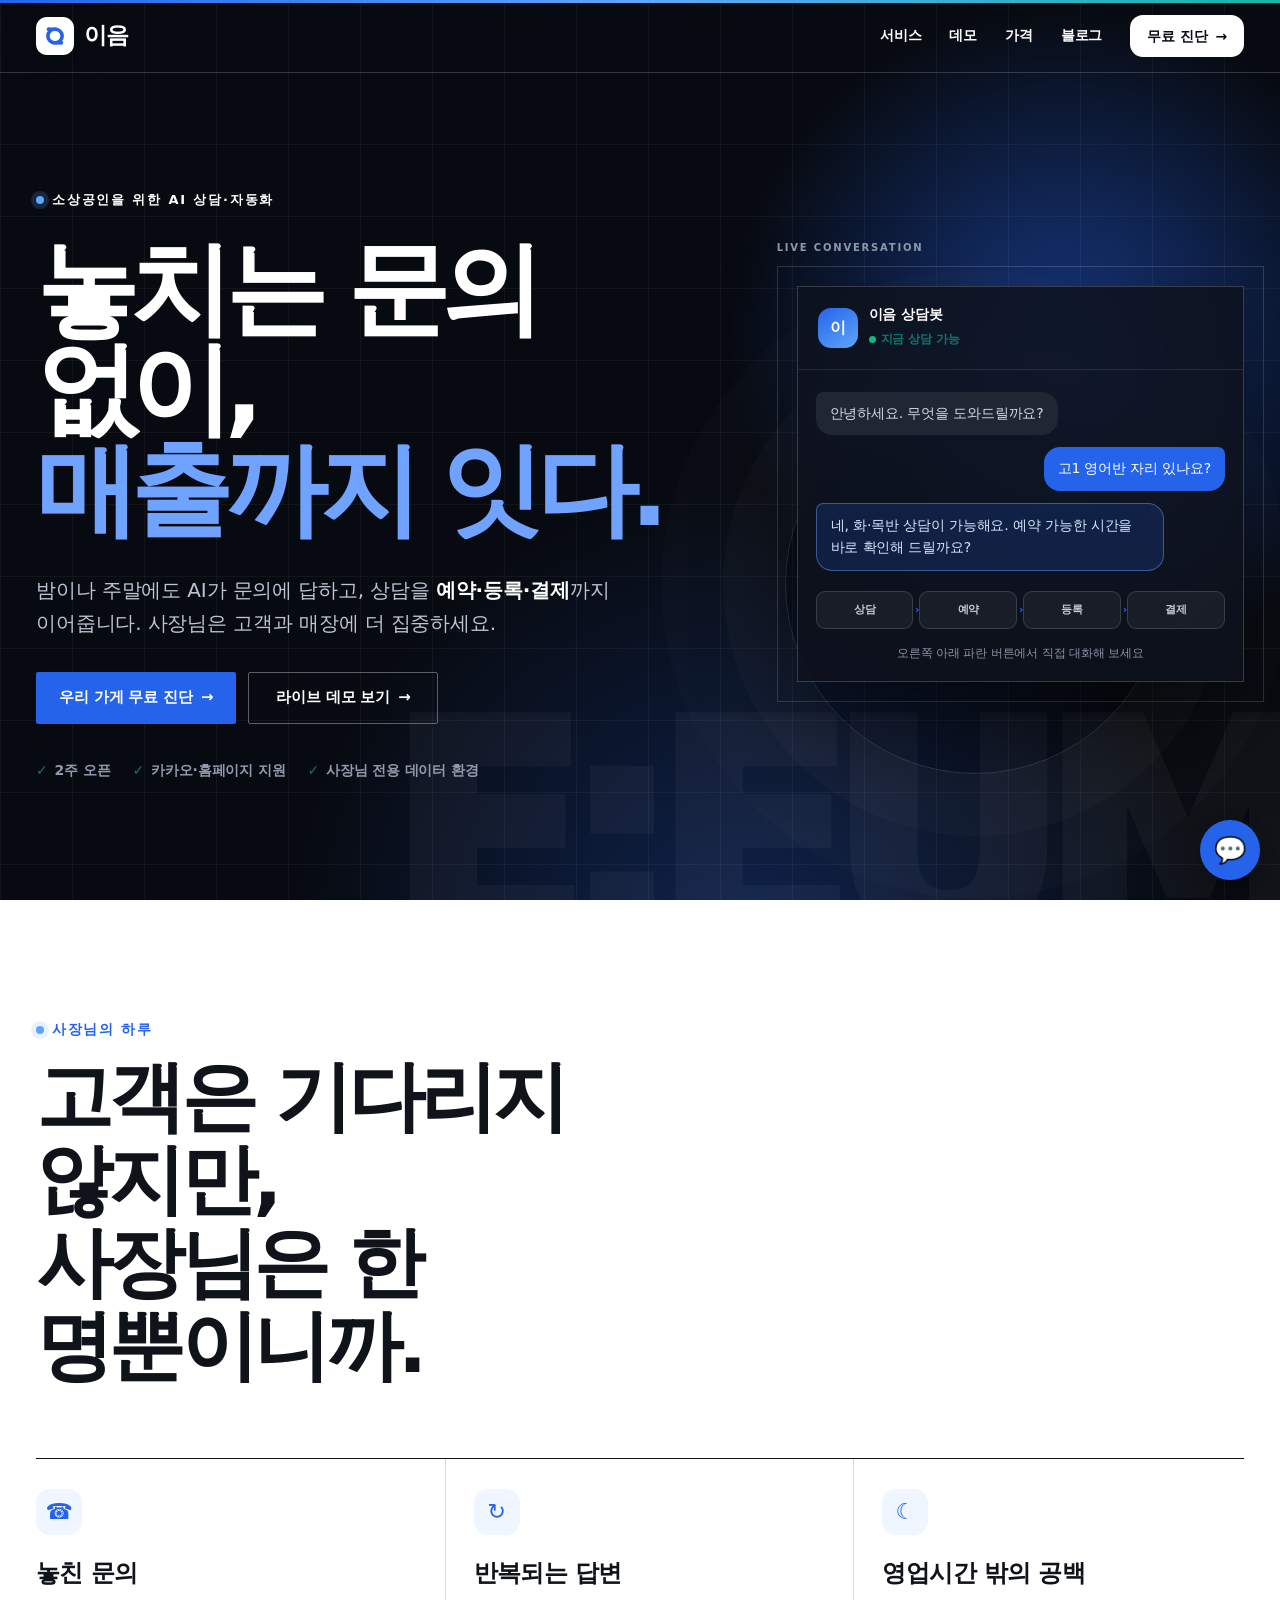
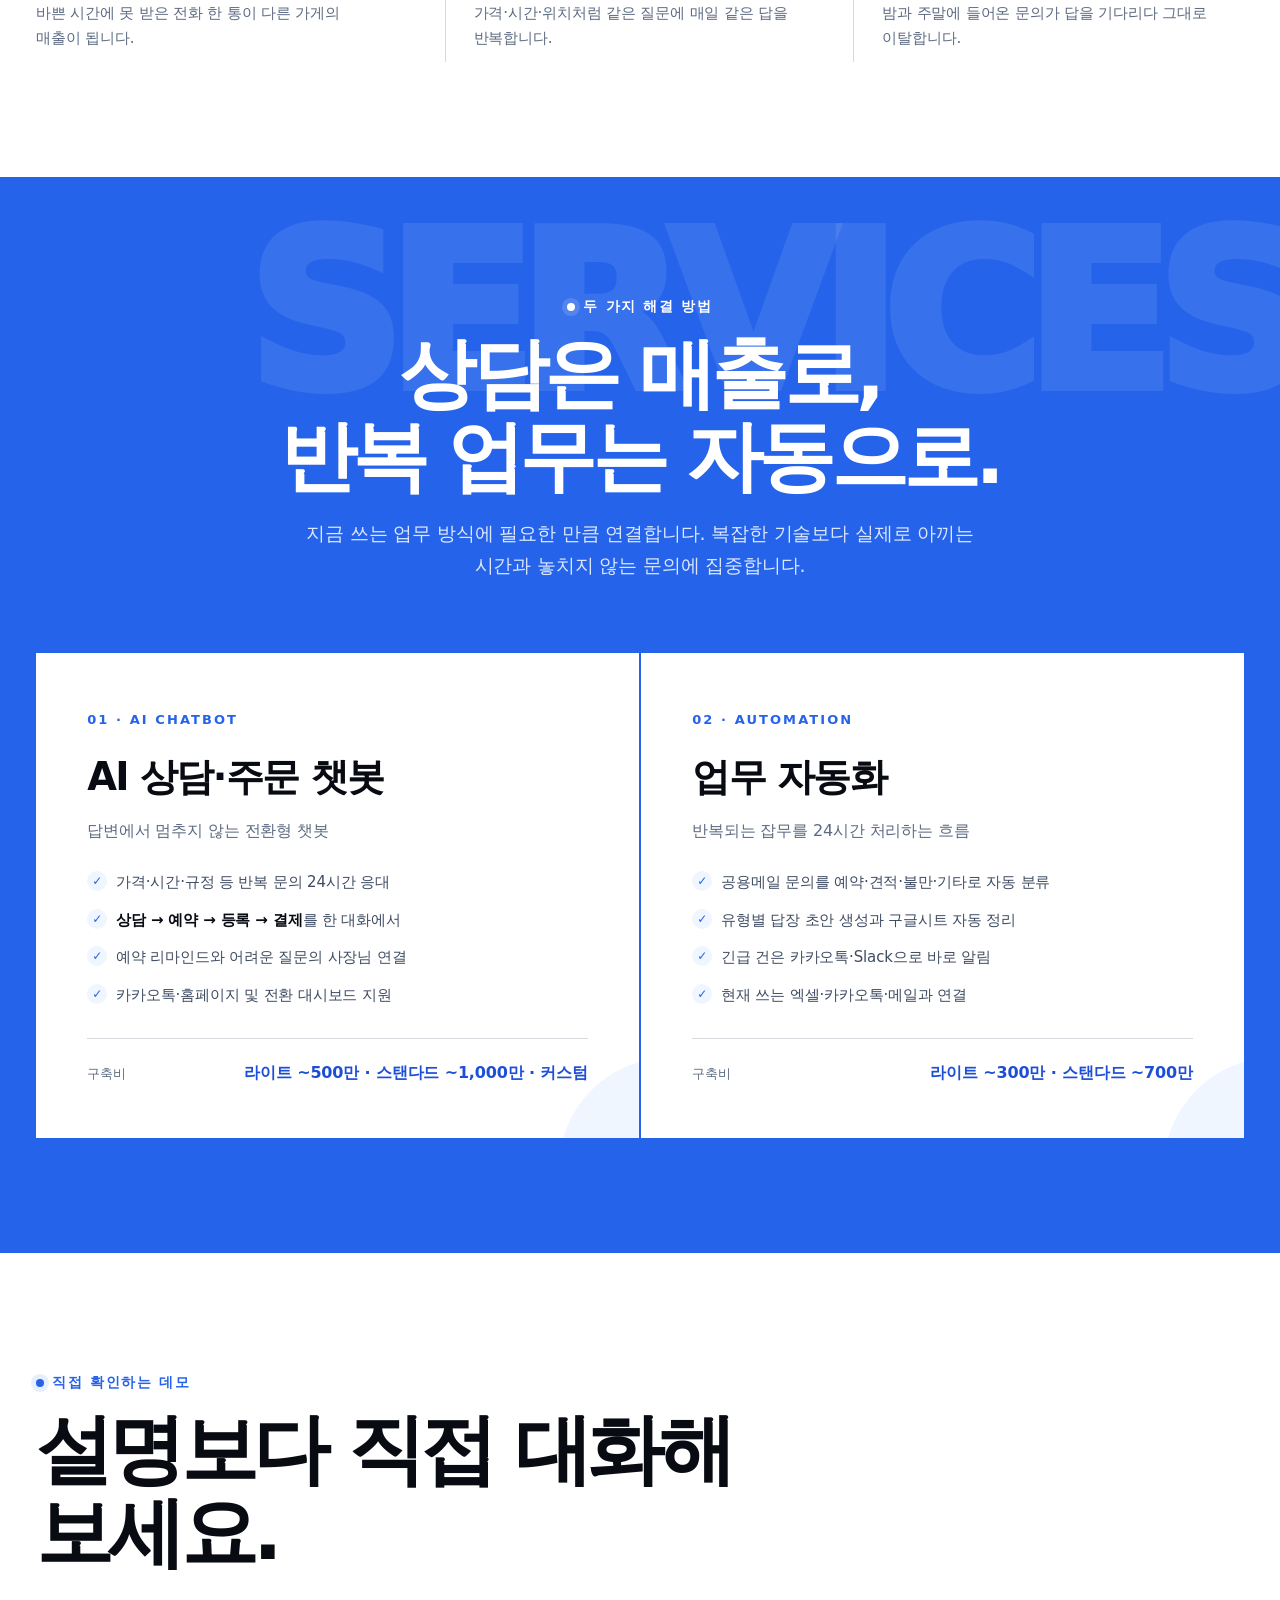
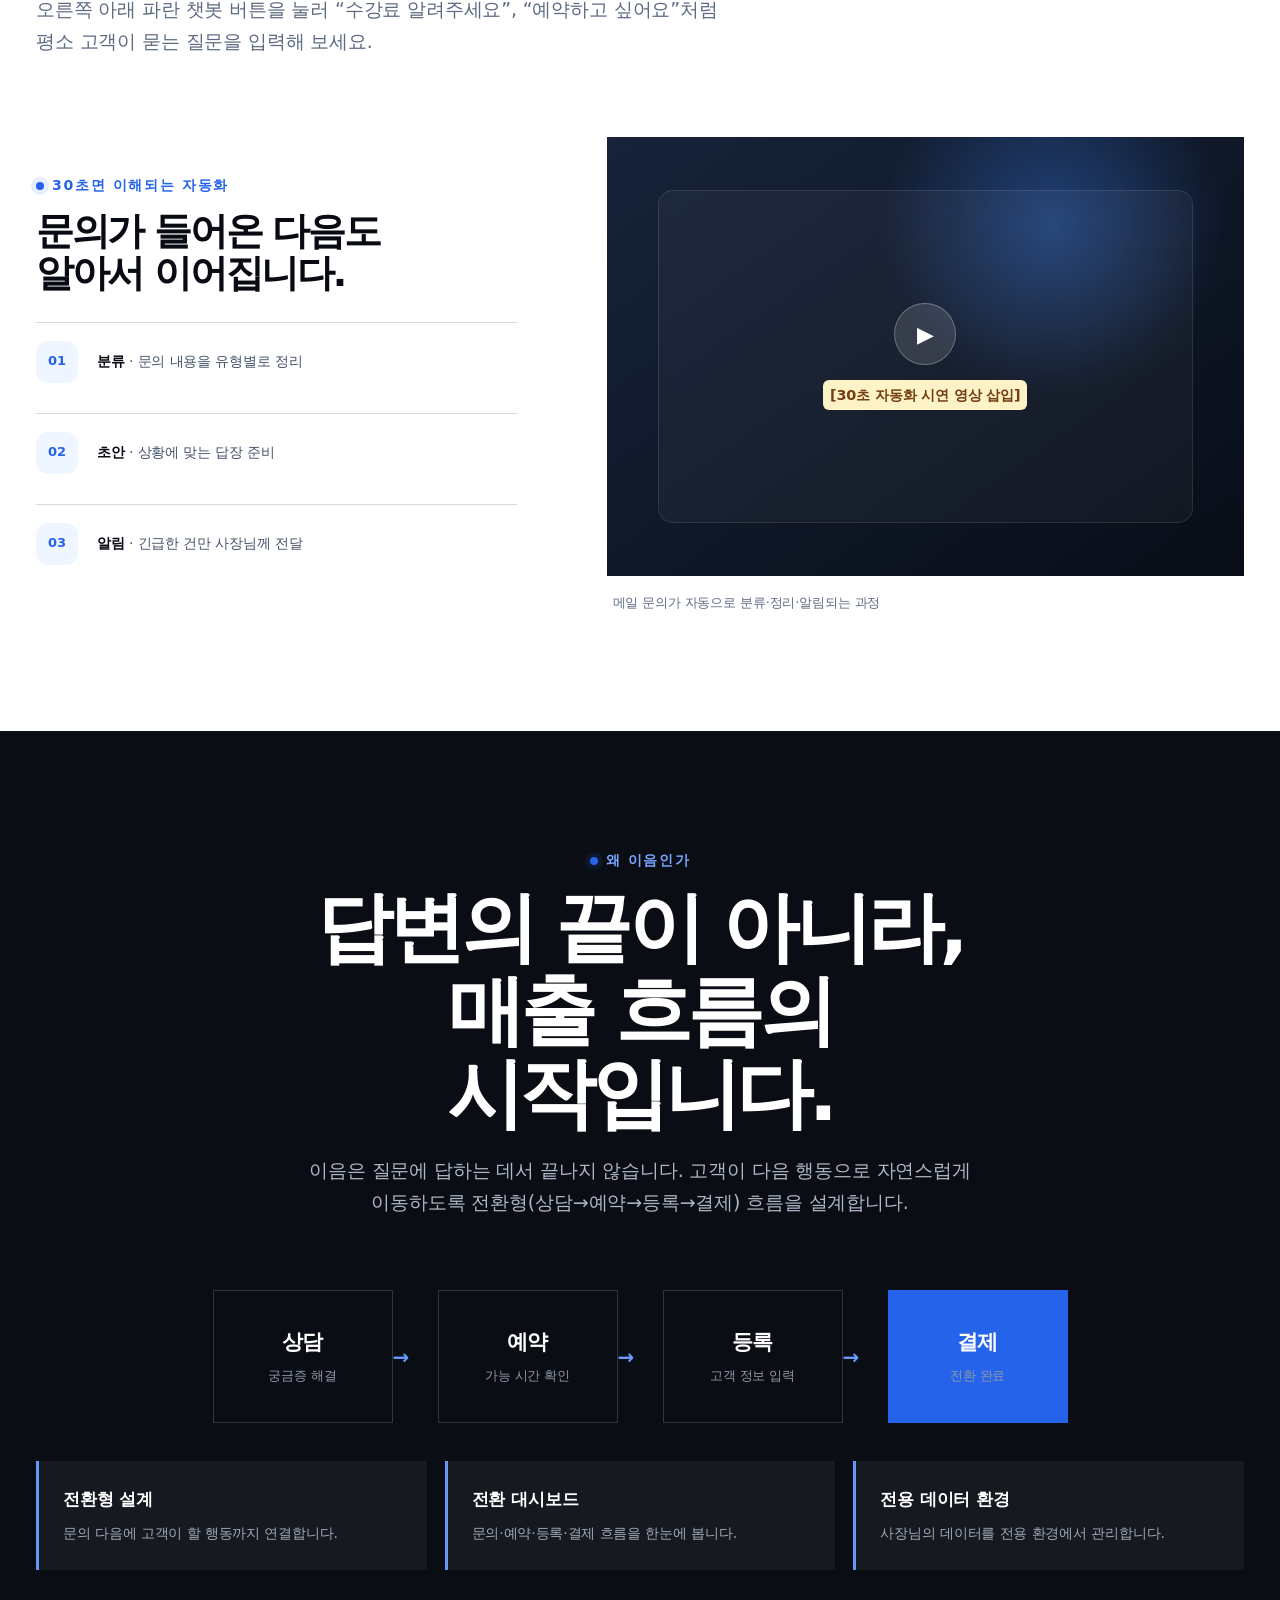
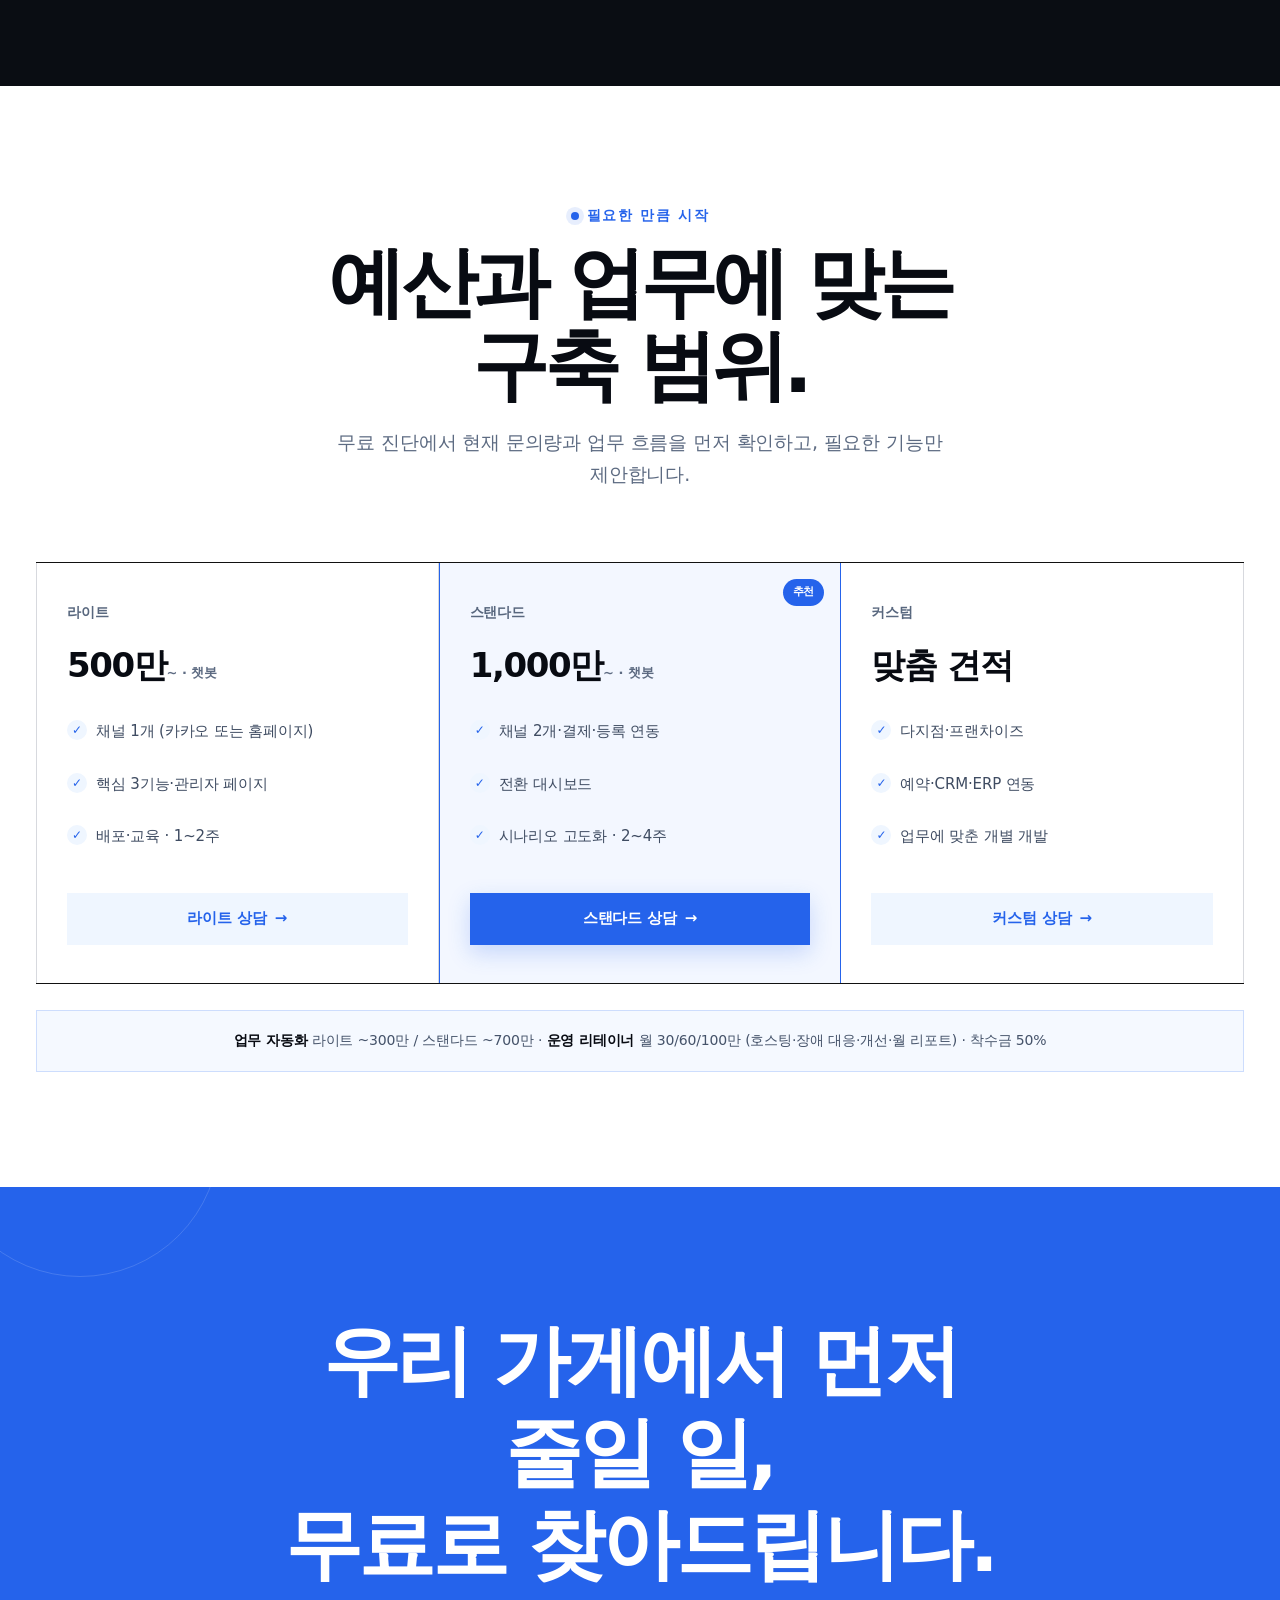
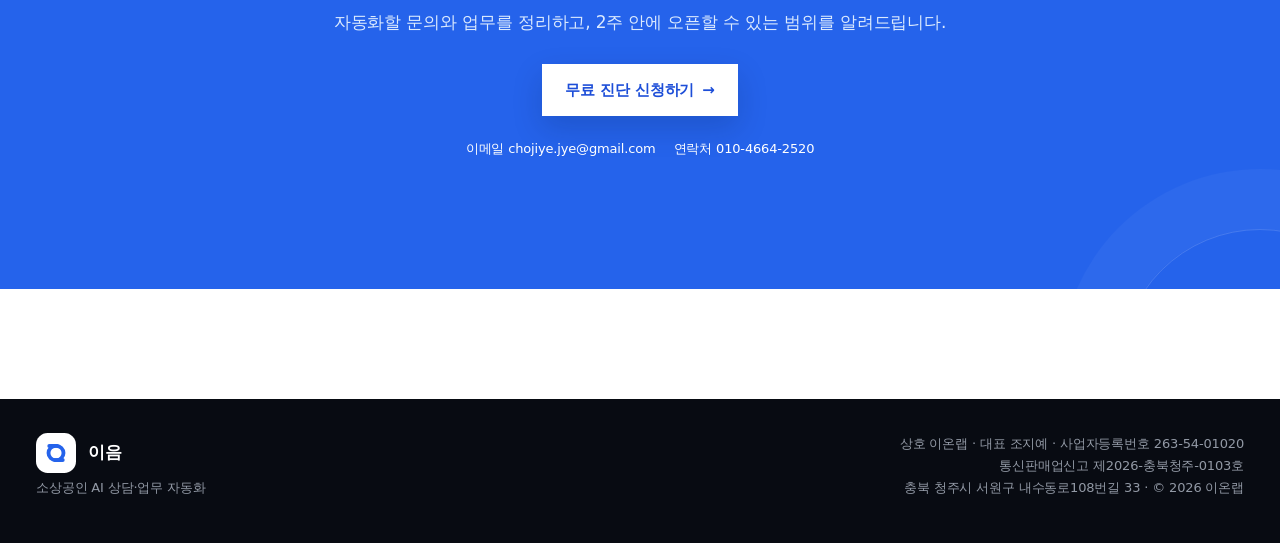
<file: index.html>
<!doctype html>
<html lang="ko">
<head>
  <meta charset="utf-8">
  <meta name="viewport" content="width=device-width, initial-scale=1">
  <meta name="theme-color" content="#ffffff">
  <meta name="color-scheme" content="light">
  <title>이음 — 문의를 매출로 잇는 AI 상담·자동화</title>
  <meta name="description" content="소상공인을 위한 AI 상담 챗봇과 업무 자동화. 상담→예약→등록→결제까지 잇는 전환형 챗봇을 2주 안에 오픈하세요.">
  <style>
    :root {
      --blue: #2563eb;
      --blue-dark: #1d4ed8;
      --blue-soft: #eff6ff;
      --navy: #0b1220;
      --ink: #172033;
      --muted: #5d6b82;
      --line: #dce3ed;
      --surface: #fff;
      --soft: #f6f8fb;
      --mint: #0f766e;
      --shadow-sm: 0 8px 30px rgba(15, 23, 42, .07);
      --shadow-lg: 0 30px 80px rgba(15, 23, 42, .14);
      --radius: 22px;
    }

    *, *::before, *::after { box-sizing: border-box; }
    html { scroll-behavior: smooth; scroll-padding-top: 88px; }
    body {
      margin: 0;
      color: var(--ink);
      background: var(--surface);
      font-family: Pretendard, "Apple SD Gothic Neo", "Noto Sans KR", system-ui, -apple-system, sans-serif;
      font-size: 16px;
      line-height: 1.7;
      word-break: keep-all;
      -webkit-font-smoothing: antialiased;
    }
    body::before {
      content: "";
      position: fixed;
      inset: 0 0 auto;
      height: 3px;
      z-index: 100;
      background: linear-gradient(90deg, var(--blue), #60a5fa, #14b8a6);
    }
    a { color: inherit; text-decoration: none; }
    button, a { -webkit-tap-highlight-color: transparent; }
    img { display: block; max-width: 100%; }
    strong { color: var(--navy); }
    section { padding: clamp(76px, 9vw, 120px) 0; }
    section[id] { scroll-margin-top: 76px; }
    .wrap { width: min(1160px, calc(100% - 48px)); margin-inline: auto; }
    .narrow { max-width: 760px; }
    .center { margin-inline: auto; text-align: center; }
    .skip-link {
      position: fixed;
      top: -80px;
      left: 16px;
      z-index: 200;
      padding: 10px 16px;
      border-radius: 10px;
      color: #fff;
      background: var(--navy);
      transition: top .2s ease;
    }
    .skip-link:focus { top: 12px; }
    :focus-visible { outline: 3px solid #f59e0b; outline-offset: 4px; }

    .eyebrow {
      display: inline-flex;
      align-items: center;
      gap: 8px;
      margin-bottom: 14px;
      color: var(--blue-dark);
      font-size: 14px;
      font-weight: 800;
      letter-spacing: .04em;
    }
    .eyebrow::before {
      content: "";
      width: 8px;
      height: 8px;
      border-radius: 50%;
      background: var(--blue);
      box-shadow: 0 0 0 5px rgba(37, 99, 235, .11);
    }
    .section-title {
      margin: 0;
      color: var(--navy);
      font-size: clamp(32px, 4.2vw, 52px);
      line-height: 1.22;
      letter-spacing: -.045em;
    }
    .section-desc {
      max-width: 700px;
      margin: 18px 0 0;
      color: var(--muted);
      font-size: clamp(16px, 1.8vw, 19px);
    }
    .center .section-desc { margin-inline: auto; }

    .btn {
      display: inline-flex;
      min-height: 52px;
      align-items: center;
      justify-content: center;
      gap: 8px;
      padding: 13px 22px;
      border: 1px solid transparent;
      border-radius: 13px;
      color: #fff;
      background: var(--blue);
      box-shadow: 0 8px 22px rgba(37, 99, 235, .22);
      font-size: 15px;
      font-weight: 800;
      line-height: 1.3;
      transition: transform .2s ease, box-shadow .2s ease, background .2s ease;
    }
    .btn::after { content: "→"; transition: transform .2s ease; }
    .btn:hover {
      transform: translateY(-2px);
      background: var(--blue-dark);
      box-shadow: 0 14px 30px rgba(37, 99, 235, .28);
    }
    .btn:hover::after { transform: translateX(3px); }
    .btn.secondary {
      color: var(--navy);
      background: rgba(255, 255, 255, .78);
      border-color: var(--line);
      box-shadow: none;
    }
    .btn.secondary:hover { background: #fff; border-color: #aebbd0; }

    /* Header */
    .site-header {
      position: sticky;
      top: 0;
      z-index: 50;
      border-bottom: 1px solid rgba(220, 227, 237, .8);
      background: rgba(255, 255, 255, .88);
      backdrop-filter: blur(18px);
      -webkit-backdrop-filter: blur(18px);
    }
    .nav {
      display: flex;
      min-height: 72px;
      align-items: center;
      justify-content: space-between;
      gap: 28px;
    }
    .logo {
      display: inline-flex;
      align-items: center;
      gap: 10px;
      color: var(--navy);
      font-size: 23px;
      font-weight: 900;
      letter-spacing: -.04em;
    }
    .logo-mark {
      display: block;
      width: 38px;
      height: 38px;
      flex: 0 0 auto;
    }
    .logo-symbol__tile { fill: #fff; }
    .logo-symbol__link { fill: none; stroke: var(--blue); stroke-linecap: round; stroke-linejoin: round; stroke-width: 4.6; }
    .logo-symbol__node { fill: var(--blue); }
    .logo-symbol--footer { width: 40px; height: 40px; flex: 0 0 auto; }
    .footer-logo { display: flex; align-items: center; gap: 12px; margin-bottom: 4px; }
    .nav-links { display: flex; align-items: center; gap: 28px; }
    .nav-links > a:not(.btn) {
      color: #445169;
      font-size: 14px;
      font-weight: 700;
      transition: color .2s ease;
    }
    .nav-links > a:not(.btn):hover { color: var(--blue); }
    .nav .btn { min-height: 42px; padding: 9px 16px; font-size: 14px; }

    /* Hero */
    .hero {
      position: relative;
      overflow: hidden;
      padding: clamp(68px, 9vw, 112px) 0 clamp(78px, 10vw, 128px);
      background:
        radial-gradient(circle at 86% 4%, rgba(96, 165, 250, .24), transparent 28%),
        radial-gradient(circle at 4% 82%, rgba(20, 184, 166, .09), transparent 24%),
        linear-gradient(180deg, #f7faff 0%, #fff 78%);
    }
    .hero::after {
      content: "";
      position: absolute;
      width: 520px;
      height: 520px;
      right: -260px;
      bottom: -320px;
      border: 1px solid rgba(37, 99, 235, .14);
      border-radius: 50%;
      box-shadow: 0 0 0 80px rgba(37, 99, 235, .025), 0 0 0 160px rgba(37, 99, 235, .02);
    }
    .hero-grid {
      position: relative;
      z-index: 1;
      display: grid;
      grid-template-columns: minmax(0, 1.08fr) minmax(400px, .92fr);
      align-items: center;
      gap: clamp(48px, 7vw, 88px);
    }
    .hero h1 {
      max-width: 720px;
      margin: 0;
      color: var(--navy);
      font-size: clamp(45px, 6.4vw, 76px);
      font-weight: 900;
      line-height: 1.08;
      letter-spacing: -.062em;
    }
    .hero h1 em {
      position: relative;
      color: var(--blue);
      font-style: normal;
    }
    .hero h1 em::after {
      content: "";
      position: absolute;
      right: 0;
      bottom: 1px;
      left: 0;
      height: 9px;
      z-index: -1;
      border-radius: 20px;
      background: rgba(37, 99, 235, .14);
    }
    .hero-lead {
      max-width: 640px;
      margin: 24px 0 0;
      color: #445169;
      font-size: clamp(17px, 2vw, 21px);
      line-height: 1.65;
    }
    .cta-row { display: flex; flex-wrap: wrap; gap: 12px; margin-top: 32px; }
    .trust-list {
      display: flex;
      flex-wrap: wrap;
      gap: 10px 22px;
      margin: 26px 0 0;
      padding: 0;
      list-style: none;
      color: #4b5b72;
      font-size: 14px;
      font-weight: 650;
    }
    .trust-list li::before { content: "✓"; margin-right: 7px; color: var(--mint); font-weight: 900; }

    .conversation-shell { position: relative; padding: 18px; }
    .conversation-shell::before {
      content: "";
      position: absolute;
      inset: 0;
      border-radius: 34px;
      background: linear-gradient(145deg, rgba(37, 99, 235, .13), rgba(255, 255, 255, .3));
      transform: rotate(3deg);
    }
    .chat-preview {
      position: relative;
      overflow: hidden;
      border: 1px solid rgba(220, 227, 237, .95);
      border-radius: 25px;
      background: #fff;
      box-shadow: var(--shadow-lg);
    }
    .chat-head {
      display: flex;
      align-items: center;
      gap: 11px;
      padding: 18px 20px;
      border-bottom: 1px solid #edf1f6;
    }
    .avatar {
      display: grid;
      width: 40px;
      height: 40px;
      place-items: center;
      border-radius: 13px;
      color: #fff;
      background: linear-gradient(145deg, var(--blue), #60a5fa);
      font-weight: 900;
    }
    .chat-head strong { display: block; font-size: 14px; line-height: 1.3; }
    .status { color: var(--mint); font-size: 12px; font-weight: 700; }
    .status::before { content: ""; display: inline-block; width: 7px; height: 7px; margin-right: 5px; border-radius: 50%; background: #10b981; }
    .chat-body { padding: 22px 18px 17px; background: #fbfcfe; }
    .bubble {
      width: fit-content;
      max-width: 85%;
      margin-bottom: 12px;
      padding: 11px 14px;
      border-radius: 7px 16px 16px;
      background: #eef2f7;
      color: #344158;
      font-size: 14px;
      line-height: 1.55;
    }
    .bubble.user {
      margin-left: auto;
      border-radius: 16px 7px 16px 16px;
      color: #fff;
      background: var(--blue);
    }
    .bubble.result {
      border: 1px solid #cdddfd;
      background: var(--blue-soft);
    }
    .conversion {
      display: grid;
      grid-template-columns: repeat(4, 1fr);
      gap: 6px;
      margin-top: 20px;
    }
    .conversion span {
      position: relative;
      padding: 9px 3px;
      border: 1px solid #dbe6fa;
      border-radius: 9px;
      color: #495973;
      background: #fff;
      text-align: center;
      font-size: 11px;
      font-weight: 800;
    }
    .conversion span:not(:last-child)::after {
      content: "›";
      position: absolute;
      top: 50%;
      right: -7px;
      z-index: 1;
      color: var(--blue);
      transform: translateY(-50%);
    }
    .preview-note {
      margin: 14px 0 0;
      color: #637087;
      text-align: center;
      font-size: 12px;
    }

    /* Problem */
    .problem { background: var(--navy); color: #fff; }
    .problem .eyebrow { color: #93c5fd; }
    .problem .eyebrow::before { background: #60a5fa; box-shadow: 0 0 0 5px rgba(96, 165, 250, .14); }
    .problem .section-title { max-width: 740px; color: #fff; }
    .problem-grid {
      display: grid;
      grid-template-columns: repeat(3, 1fr);
      gap: 18px;
      margin-top: 48px;
    }
    .problem-card {
      padding: 28px;
      border: 1px solid rgba(255, 255, 255, .12);
      border-radius: var(--radius);
      background: rgba(255, 255, 255, .05);
      transition: transform .25s ease, background .25s ease;
    }
    .problem-card:hover { transform: translateY(-4px); background: rgba(255, 255, 255, .08); }
    .icon-box {
      display: grid;
      width: 46px;
      height: 46px;
      place-items: center;
      border-radius: 14px;
      color: #bfdbfe;
      background: rgba(59, 130, 246, .15);
      font-size: 22px;
    }
    .problem-card h3 { margin: 18px 0 7px; font-size: 20px; letter-spacing: -.025em; }
    .problem-card p { margin: 0; color: #aebbd0; font-size: 15px; }

    /* Services */
    .services { background: var(--soft); }
    .service-grid { display: grid; grid-template-columns: repeat(2, 1fr); gap: 24px; margin-top: 48px; }
    .service-card {
      position: relative;
      overflow: hidden;
      padding: clamp(28px, 4vw, 42px);
      border: 1px solid var(--line);
      border-radius: 26px;
      background: #fff;
      box-shadow: var(--shadow-sm);
      transition: transform .25s ease, box-shadow .25s ease;
    }
    .service-card:hover { transform: translateY(-5px); box-shadow: 0 18px 45px rgba(15, 23, 42, .1); }
    .service-card::after {
      content: "";
      position: absolute;
      width: 150px;
      height: 150px;
      top: -90px;
      right: -80px;
      border-radius: 50%;
      background: var(--blue-soft);
    }
    .service-no { color: var(--blue); font-size: 13px; font-weight: 900; letter-spacing: .08em; }
    .service-card h3 { margin: 12px 0 0; color: var(--navy); font-size: clamp(24px, 3vw, 30px); letter-spacing: -.04em; }
    .service-card > p { margin: 8px 0 0; color: var(--muted); }
    .check-list { display: grid; gap: 12px; margin: 26px 0 0; padding: 0; list-style: none; }
    .check-list li { position: relative; padding-left: 29px; color: #3f4c62; font-size: 15px; }
    .check-list li::before {
      content: "✓";
      position: absolute;
      top: 1px;
      left: 0;
      display: grid;
      width: 20px;
      height: 20px;
      place-items: center;
      border-radius: 50%;
      color: var(--blue);
      background: var(--blue-soft);
      font-size: 12px;
      font-weight: 900;
    }
    .service-price {
      display: flex;
      align-items: baseline;
      justify-content: space-between;
      gap: 12px;
      margin-top: 30px;
      padding-top: 20px;
      border-top: 1px solid var(--line);
      color: var(--muted);
      font-size: 13px;
    }
    .service-price strong { color: var(--blue-dark); font-size: 16px; }

    /* Demo */
    .demo-grid {
      display: grid;
      grid-template-columns: .86fr 1.14fr;
      align-items: center;
      gap: clamp(46px, 7vw, 90px);
      margin-top: 56px;
    }
    .step-list { display: grid; gap: 12px; margin-top: 28px; }
    .step {
      display: grid;
      grid-template-columns: 46px 1fr;
      gap: 15px;
      align-items: center;
      padding: 15px;
      border: 1px solid var(--line);
      border-radius: 15px;
      background: #fff;
    }
    .step b {
      display: grid;
      width: 42px;
      height: 42px;
      place-items: center;
      border-radius: 12px;
      color: var(--blue);
      background: var(--blue-soft);
      font-size: 13px;
    }
    .step span { color: #45536a; font-size: 14px; }
    .video-card {
      padding: 12px;
      border: 1px solid var(--line);
      border-radius: 25px;
      background: #fff;
      box-shadow: var(--shadow-lg);
    }
    .video-box {
      position: relative;
      display: grid;
      aspect-ratio: 16 / 10;
      place-items: center;
      overflow: hidden;
      border-radius: 17px;
      background:
        radial-gradient(circle at 70% 20%, rgba(59, 130, 246, .38), transparent 30%),
        linear-gradient(145deg, #17233a, #080d17);
      color: #fff;
      text-align: center;
    }
    .video-box::before {
      content: "";
      position: absolute;
      inset: 12% 8%;
      border: 1px solid rgba(255, 255, 255, .1);
      border-radius: 15px;
      background: rgba(255, 255, 255, .04);
    }
    .video-placeholder { position: relative; z-index: 1; }
    .play {
      display: grid;
      width: 62px;
      height: 62px;
      margin: 0 auto 15px;
      place-items: center;
      border: 1px solid rgba(255, 255, 255, .28);
      border-radius: 50%;
      background: rgba(255, 255, 255, .13);
      backdrop-filter: blur(8px);
      font-size: 22px;
    }
    .placeholder {
      display: inline-block;
      padding: 3px 7px;
      border-radius: 6px;
      color: #713f12;
      background: #fef3c7;
      font-size: .9em;
      font-weight: 700;
    }
    .video-caption { margin: 12px 6px 2px; color: var(--muted); font-size: 13px; text-align: center; }

    /* Difference */
    .difference { background: linear-gradient(180deg, var(--soft), #fff); }
    .flow {
      display: grid;
      grid-template-columns: repeat(7, auto);
      align-items: center;
      justify-content: center;
      gap: clamp(6px, 1vw, 14px);
      margin-top: 50px;
    }
    .flow-step {
      min-width: 132px;
      padding: 25px 16px;
      border: 1px solid var(--line);
      border-radius: 18px;
      background: #fff;
      box-shadow: var(--shadow-sm);
      text-align: center;
    }
    .flow-step b { display: block; color: var(--navy); font-size: 17px; }
    .flow-step small { color: var(--muted); }
    .flow-step:last-child { border-color: #93b4fb; background: var(--blue-soft); }
    .flow-arrow { color: var(--blue); font-size: 20px; font-weight: 900; }
    .proof-grid { display: grid; grid-template-columns: repeat(3, 1fr); gap: 18px; margin-top: 38px; }
    .proof {
      padding: 24px;
      border-left: 3px solid var(--blue);
      border-radius: 0 15px 15px 0;
      background: #fff;
    }
    .proof b { display: block; margin-bottom: 5px; font-size: 17px; }
    .proof span { color: var(--muted); font-size: 14px; }

    /* Pricing */
    .pricing { background: var(--soft); }
    .price-grid { display: grid; grid-template-columns: repeat(3, 1fr); gap: 18px; margin-top: 48px; }
    .plan {
      position: relative;
      display: flex;
      min-height: 390px;
      flex-direction: column;
      padding: 30px;
      border: 1px solid var(--line);
      border-radius: 22px;
      background: #fff;
    }
    .plan.featured { border: 2px solid var(--blue); box-shadow: 0 20px 50px rgba(37, 99, 235, .13); transform: translateY(-8px); }
    .popular {
      position: absolute;
      top: 16px;
      right: 16px;
      padding: 4px 10px;
      border-radius: 99px;
      color: #fff;
      background: var(--blue);
      font-size: 11px;
      font-weight: 800;
    }
    .plan-name { color: #58677e; font-size: 14px; font-weight: 800; }
    .amount { margin-top: 12px; color: var(--navy); font-size: 34px; font-weight: 900; letter-spacing: -.04em; }
    .amount small { color: var(--muted); font-size: 13px; font-weight: 600; letter-spacing: 0; }
    .plan .check-list { flex: 1; margin-top: 24px; }
    .plan .btn { width: 100%; margin-top: 28px; }
    .plan:not(.featured) .btn { color: var(--blue); background: var(--blue-soft); box-shadow: none; }
    .price-note {
      margin: 26px auto 0;
      padding: 18px 22px;
      border: 1px solid #cdddfd;
      border-radius: 14px;
      color: #45536a;
      background: #f5f9ff;
      font-size: 14px;
      text-align: center;
    }

    /* CTA + footer */
    .contact { padding-bottom: clamp(76px, 9vw, 110px); }
    .contact-band {
      position: relative;
      overflow: hidden;
      padding: clamp(48px, 7vw, 80px) 24px;
      border-radius: 30px;
      color: #fff;
      background: linear-gradient(135deg, #163ca6, var(--blue) 60%, #3378f4);
      box-shadow: 0 28px 70px rgba(37, 99, 235, .24);
      text-align: center;
    }
    .contact-band::before, .contact-band::after {
      content: "";
      position: absolute;
      width: 280px;
      height: 280px;
      border: 1px solid rgba(255, 255, 255, .15);
      border-radius: 50%;
    }
    .contact-band::before { top: -190px; left: -60px; }
    .contact-band::after { right: -120px; bottom: -220px; box-shadow: 0 0 0 60px rgba(255, 255, 255, .035); }
    .contact-band > * { position: relative; z-index: 1; }
    .contact-band h2 { max-width: 760px; margin: 0 auto; font-size: clamp(32px, 4.5vw, 52px); line-height: 1.2; letter-spacing: -.045em; }
    .contact-band > p { margin: 16px auto 0; color: #dbeafe; font-size: 17px; }
    .contact-band .btn { margin-top: 28px; color: var(--blue-dark); background: #fff; box-shadow: 0 12px 30px rgba(7, 23, 63, .18); }
    .contact-detail { display: flex; flex-wrap: wrap; justify-content: center; gap: 8px 18px; margin-top: 22px; font-size: 13px; }
    .contact-detail .placeholder { color: #78350f; }
    footer { padding: 34px 0 44px; border-top: 1px solid var(--line); color: var(--muted); font-size: 13px; }
    .footer-inner { display: flex; align-items: flex-start; justify-content: space-between; gap: 24px; }
    .footer-brand { color: var(--navy); font-size: 17px; font-weight: 900; }
    .footer-meta { text-align: right; }

    [data-reveal] { opacity: 0; transform: translateY(22px); transition: opacity .65s ease, transform .65s cubic-bezier(.2,.7,.2,1); }
    [data-reveal].is-visible { opacity: 1; transform: none; }

    @media (max-width: 980px) {
      .hero-grid { grid-template-columns: 1fr 400px; gap: 36px; }
      .hero h1 { font-size: clamp(44px, 6.4vw, 62px); }
      .problem-grid, .proof-grid { gap: 14px; }
      .flow-step { min-width: 100px; }
    }
    @media (max-width: 820px) {
      .nav-links { gap: 18px; }
      .nav-links > a:not(.btn) { display: none; }
      .hero-grid, .demo-grid { grid-template-columns: 1fr; }
      .hero-copy { text-align: center; }
      .hero h1, .hero-lead { margin-inline: auto; }
      .cta-row, .trust-list { justify-content: center; }
      .conversation-shell { width: min(100%, 490px); margin-inline: auto; }
      .problem-grid { grid-template-columns: 1fr; }
      .problem-card { display: grid; grid-template-columns: 52px 1fr; column-gap: 16px; }
      .problem-card .icon-box { grid-row: span 2; }
      .problem-card h3 { margin: 0 0 5px; }
      .service-grid { grid-template-columns: 1fr; }
      .flow { grid-template-columns: 1fr; width: min(100%, 480px); margin-inline: auto; margin-top: 40px; }
      .flow-step { width: 100%; }
      .flow-arrow { transform: rotate(90deg); text-align: center; }
      .price-grid { grid-template-columns: 1fr; width: min(100%, 580px); margin-inline: auto; margin-top: 40px; }
      .plan { min-height: 0; }
      .plan.featured { transform: none; }
    }
    @media (max-width: 620px) {
      .wrap { width: min(100% - 32px, 1160px); }
      section { padding-block: 72px; }
      .nav { min-height: 64px; }
      .logo { font-size: 21px; }
      .logo-mark { width: 34px; height: 34px; }
      .nav .btn { min-height: 40px; padding-inline: 13px; }
      .hero { padding-top: 58px; }
      .hero h1 { font-size: clamp(42px, 13vw, 56px); }
      .hero-lead br { display: none; }
      .cta-row { display: grid; grid-template-columns: 1fr; }
      .cta-row .btn { width: 100%; }
      .trust-list { display: grid; justify-content: start; width: fit-content; margin-inline: auto; text-align: left; }
      .conversation-shell { padding: 8px; }
      .chat-preview { border-radius: 20px; }
      .problem-card { padding: 22px; }
      .service-card { border-radius: 20px; }
      .service-price { align-items: flex-start; flex-direction: column; }
      .proof-grid { grid-template-columns: 1fr; }
      .video-card { padding: 8px; border-radius: 20px; }
      .contact { padding-top: 18px; }
      .contact .wrap { width: 100%; }
      .contact-band { border-radius: 0; }
      .footer-inner { flex-direction: column; }
      .footer-meta { text-align: left; }
    }
    @media (prefers-reduced-motion: reduce) {
      html { scroll-behavior: auto; }
      *, *::before, *::after { scroll-behavior: auto !important; transition-duration: .01ms !important; animation-duration: .01ms !important; animation-iteration-count: 1 !important; }
      [data-reveal] { opacity: 1; transform: none; }
    }

    /* Editorial AI studio direction */
    :root {
      --navy: #080b12;
      --ink: #10131a;
      --soft: #f2f3f5;
      --line: #d7d9de;
      --radius: 12px;
    }
    body { letter-spacing: -.01em; }
    .wrap { width: min(1280px, calc(100% - 72px)); }
    .site-header {
      position: absolute;
      width: 100%;
      border-bottom-color: rgba(255, 255, 255, .14);
      color: #fff;
      background: transparent;
      backdrop-filter: none;
      -webkit-backdrop-filter: none;
    }
    .logo, .nav-links > a:not(.btn) { color: #fff; }
    .logo-mark {
      filter: drop-shadow(0 8px 18px rgba(0, 0, 0, .18));
    }
    .nav-links > a:not(.btn):hover { color: #93c5fd; }
    .nav .btn {
      color: var(--navy);
      background: #fff;
      box-shadow: none;
    }
    .nav .btn:hover { color: #fff; background: var(--blue); }
    .hero {
      display: flex;
      min-height: min(900px, 100svh);
      align-items: center;
      padding: 140px 0 72px;
      color: #fff;
      background:
        linear-gradient(rgba(255, 255, 255, .045) 1px, transparent 1px),
        linear-gradient(90deg, rgba(255, 255, 255, .045) 1px, transparent 1px),
        radial-gradient(circle at 83% 38%, rgba(37, 99, 235, .52), transparent 28%),
        radial-gradient(circle at 58% 105%, rgba(37, 99, 235, .28), transparent 38%),
        #070a10;
      background-size: 72px 72px, 72px 72px, auto, auto, auto;
    }
    .hero::before {
      content: "E:EUM";
      position: absolute;
      right: -22px;
      bottom: -84px;
      color: rgba(255, 255, 255, .035);
      font-size: clamp(150px, 23vw, 370px);
      font-weight: 950;
      line-height: 1;
      letter-spacing: -.09em;
      pointer-events: none;
    }
    .hero::after {
      width: 380px;
      height: 380px;
      right: 9%;
      bottom: 14%;
      border-color: rgba(255, 255, 255, .15);
      box-shadow: 0 0 0 62px rgba(255, 255, 255, .018), 0 0 0 124px rgba(255, 255, 255, .012);
    }
    .hero-grid {
      grid-template-columns: minmax(0, 1.2fr) minmax(420px, .8fr);
      gap: clamp(56px, 7vw, 100px);
    }
    .hero .eyebrow {
      margin-bottom: 28px;
      color: #fff;
      font-size: 13px;
      letter-spacing: .14em;
    }
    .hero .eyebrow::before { background: #60a5fa; box-shadow: 0 0 0 5px rgba(96, 165, 250, .18); }
    .hero h1 {
      color: #fff;
      font-size: clamp(60px, 8vw, 110px);
      font-weight: 850;
      line-height: .98;
      letter-spacing: -.075em;
    }
    .hero h1 em { color: #70a2ff; }
    .hero h1 em::after { display: none; }
    .hero-lead {
      max-width: 600px;
      margin-top: 34px;
      color: #bdc5d3;
      font-size: clamp(17px, 1.6vw, 20px);
    }
    .hero strong { color: #fff; }
    .hero .btn {
      min-width: 190px;
      border-radius: 2px;
      box-shadow: none;
    }
    .hero .btn.secondary {
      color: #fff;
      border-color: rgba(255, 255, 255, .34);
      background: transparent;
    }
    .hero .btn.secondary:hover { border-color: #fff; background: rgba(255, 255, 255, .08); }
    .trust-list { margin-top: 35px; color: #919bad; }
    .conversation-shell { padding: 0; }
    .conversation-shell::before {
      inset: -20px;
      border: 1px solid rgba(255, 255, 255, .16);
      border-radius: 0;
      background: transparent;
      transform: none;
    }
    .conversation-shell::after {
      content: "LIVE CONVERSATION";
      position: absolute;
      top: -47px;
      left: -20px;
      color: #8e99aa;
      font-size: 10px;
      font-weight: 800;
      letter-spacing: .18em;
    }
    .chat-preview {
      border-color: rgba(255, 255, 255, .18);
      border-radius: 0;
      background: rgba(13, 18, 29, .86);
      box-shadow: 0 40px 90px rgba(0, 0, 0, .46);
      backdrop-filter: blur(20px);
    }
    .chat-head { border-bottom-color: rgba(255, 255, 255, .1); }
    .chat-head strong { color: #fff; }
    .chat-body { background: transparent; }
    .bubble { color: #d6dbe4; background: #202633; }
    .bubble.result { border-color: rgba(112, 162, 255, .45); color: #d9e6ff; background: rgba(37, 99, 235, .18); }
    .conversion span { border-color: rgba(255, 255, 255, .14); color: #c4ccd8; background: rgba(255, 255, 255, .05); }
    .preview-note { color: #8993a3; }

    .eyebrow {
      color: var(--blue);
      letter-spacing: .12em;
      text-transform: uppercase;
    }
    .section-title {
      font-size: clamp(42px, 6vw, 78px);
      font-weight: 850;
      line-height: 1.08;
      letter-spacing: -.06em;
    }
    .problem {
      color: var(--ink);
      background: #fff;
    }
    .problem .eyebrow { color: var(--blue); }
    .problem .section-title { color: var(--ink); }
    .problem-grid {
      margin-top: 70px;
      border-top: 1px solid #111;
    }
    .problem-card {
      padding: 30px 0 10px;
      border: 0;
      border-radius: 0;
      background: transparent;
    }
    .problem-card + .problem-card { padding-left: 28px; border-left: 1px solid var(--line); }
    .problem-card:hover { transform: none; background: transparent; }
    .icon-box {
      color: var(--blue);
      background: var(--blue-soft);
    }
    .problem-card h3 { color: var(--ink); font-size: 24px; }
    .problem-card p { max-width: 330px; color: var(--muted); }

    .services {
      position: relative;
      overflow: hidden;
      color: #fff;
      background: var(--blue);
    }
    .services::before {
      content: "SERVICES";
      position: absolute;
      right: -12px;
      top: 30px;
      color: rgba(255, 255, 255, .09);
      font-size: clamp(90px, 17vw, 240px);
      font-weight: 950;
      line-height: 1;
      letter-spacing: -.08em;
    }
    .services .eyebrow, .services .section-title, .services .section-desc { position: relative; color: #fff; }
    .services .eyebrow::before { background: #fff; box-shadow: 0 0 0 5px rgba(255, 255, 255, .14); }
    .services .section-desc { color: #dbe7ff; }
    .service-grid { position: relative; margin-top: 72px; gap: 2px; }
    .service-card {
      padding: clamp(34px, 4vw, 54px);
      border: 0;
      border-radius: 0;
      box-shadow: none;
    }
    .service-card:hover { transform: translateY(-7px); box-shadow: 0 24px 55px rgba(8, 17, 43, .2); }
    .service-card::after { width: 220px; height: 220px; top: auto; right: -140px; bottom: -140px; }
    .service-card h3 { font-size: clamp(30px, 3vw, 42px); }
    .service-no { letter-spacing: .16em; }

    #demo { background: #fff; }
    .demo-grid { margin-top: 80px; }
    .step { padding: 18px 0; border-width: 1px 0 0; border-radius: 0; }
    .video-card { padding: 0; border: 0; border-radius: 0; box-shadow: none; }
    .video-box { aspect-ratio: 16 / 11; border-radius: 0; }
    .video-caption { margin-top: 16px; text-align: left; }

    .difference {
      color: #fff;
      background: #0a0d13;
    }
    .difference .section-title { color: #fff; }
    .difference .section-desc { color: #aeb7c7; }
    .difference .eyebrow { color: #79a6ff; }
    .flow { margin-top: 72px; gap: 0; }
    .flow-step {
      min-width: 180px;
      padding: 34px 18px;
      border-color: rgba(255, 255, 255, .16);
      border-radius: 0;
      background: transparent;
      box-shadow: none;
    }
    .flow-step b { color: #fff; font-size: 21px; }
    .flow-step small { color: #8e98a8; }
    .flow-step:last-child { border-color: var(--blue); background: var(--blue); }
    .flow-arrow { width: 45px; color: #699cff; }
    .proof { border-left-color: #6797f7; border-radius: 0; background: rgba(255, 255, 255, .05); }
    .proof b { color: #fff; }
    .proof span { color: #9fa9b8; }

    .pricing { background: #fff; }
    .price-grid { margin-top: 72px; gap: 0; border-top: 1px solid #111; border-bottom: 1px solid #111; }
    .plan {
      min-height: 420px;
      padding: 38px 30px;
      border-width: 0 1px 0 0;
      border-radius: 0;
    }
    .plan:first-child { border-left: 1px solid var(--line); }
    .plan.featured {
      border: 0;
      border-right: 1px solid var(--blue);
      border-left: 1px solid var(--blue);
      background: #f3f7ff;
      box-shadow: none;
      transform: none;
    }
    .plan .btn { border-radius: 0; }
    .price-note { border-radius: 0; }

    .contact { padding-top: 0; background: #fff; }
    .contact .wrap { width: 100%; max-width: none; }
    .contact-band {
      padding: clamp(70px, 10vw, 130px) 24px;
      border-radius: 0;
      background: var(--blue);
      box-shadow: none;
    }
    .contact-band h2 { font-size: clamp(44px, 6vw, 82px); }
    .contact-band .btn { border-radius: 0; }
    footer { color: #9299a5; border: 0; background: #080b12; }
    .footer-brand { color: #fff; }

    @media (max-width: 980px) {
      .hero-grid { grid-template-columns: minmax(0, 1fr) 390px; }
      .hero h1 { font-size: clamp(58px, 8vw, 82px); }
    }
    @media (max-width: 820px) {
      .site-header { position: absolute; }
      .hero { min-height: auto; padding: 130px 0 100px; }
      .hero-grid { grid-template-columns: 1fr; gap: 100px; }
      .hero-copy { text-align: left; }
      .hero h1, .hero-lead { margin-inline: 0; }
      .cta-row, .trust-list { justify-content: flex-start; }
      .conversation-shell { margin-inline: 20px 0; }
      .problem-card { display: block; }
      .problem-card + .problem-card { padding-left: 0; border-left: 0; }
      .problem-grid { gap: 0; }
      .problem-card { padding: 28px 0; border-bottom: 1px solid var(--line); }
      .flow { gap: 0; }
      .flow-step { min-width: 0; }
      .flow-arrow { width: auto; }
      .price-grid { width: 100%; }
    }
    @media (max-width: 620px) {
      .wrap { width: min(100% - 36px, 1280px); }
      .hero h1 { font-size: clamp(53px, 16vw, 72px); }
      .hero-lead { margin-top: 28px; }
      .hero-grid { gap: 86px; }
      .nav .btn { color: #fff; border: 1px solid rgba(255,255,255,.5); background: transparent; }
      .conversation-shell { margin-left: 12px; }
      .conversation-shell::before { inset: -12px; }
      .conversation-shell::after { left: -12px; }
      .problem-grid, .service-grid, .demo-grid, .price-grid { margin-top: 46px; }
      .service-grid { gap: 12px; }
      .service-card { border-radius: 0; }
      .section-title { font-size: clamp(39px, 12vw, 58px); }
      .contact-band h2 { font-size: clamp(39px, 11vw, 58px); }
    }
  </style>
</head>
<body>
  <a class="skip-link" href="#main">본문으로 바로가기</a>

  <header class="site-header">
    <div class="wrap">
      <nav class="nav" aria-label="주요 메뉴">
        <a class="logo" href="#" aria-label="이음 홈">
          <svg class="logo-mark" viewBox="0 0 48 48" aria-hidden="true">
            <rect class="logo-symbol__tile" width="48" height="48" rx="14"/>
            <path class="logo-symbol__link" d="M17.5 15.5h7a8.5 8.5 0 0 1 0 17h-2"/>
            <path class="logo-symbol__link" d="M30.5 32.5h-7a8.5 8.5 0 0 1 0-17h2"/>
            <circle class="logo-symbol__node" cx="16" cy="15.5" r="2.4"/>
            <circle class="logo-symbol__node" cx="32" cy="32.5" r="2.4"/>
          </svg>
          <span>이음</span>
        </a>
        <div class="nav-links">
          <a href="#services">서비스</a>
          <a href="#demo">데모</a>
          <a href="#pricing">가격</a>
          <a href="./blog/">블로그</a>
          <a class="btn" href="#contact">무료 진단</a>
        </div>
      </nav>
    </div>
  </header>

  <main id="main">
    <section class="hero" aria-labelledby="hero-title">
      <div class="wrap hero-grid">
        <div class="hero-copy" data-reveal>
          <span class="eyebrow">소상공인을 위한 AI 상담·자동화</span>
          <h1 id="hero-title">놓치는 문의 없이,<br><em>매출까지 잇다.</em></h1>
          <p class="hero-lead">밤이나 주말에도 AI가 문의에 답하고, 상담을 <strong>예약·등록·결제</strong>까지 이어줍니다. 사장님은 고객과 매장에 더 집중하세요.</p>
          <div class="cta-row">
            <a class="btn" href="#contact">우리 가게 무료 진단</a>
            <a class="btn secondary" href="#demo">라이브 데모 보기</a>
          </div>
          <ul class="trust-list" aria-label="서비스 특징">
            <li>2주 오픈</li>
            <li>카카오·홈페이지 지원</li>
            <li>사장님 전용 데이터 환경</li>
          </ul>
        </div>

        <div class="conversation-shell" data-reveal>
          <div class="chat-preview" aria-label="AI 상담 챗봇 대화 예시">
            <div class="chat-head">
              <span class="avatar" aria-hidden="true">이</span>
              <div><strong>이음 상담봇</strong><span class="status">지금 상담 가능</span></div>
            </div>
            <div class="chat-body">
              <div class="bubble">안녕하세요. 무엇을 도와드릴까요?</div>
              <div class="bubble user">고1 영어반 자리 있나요?</div>
              <div class="bubble result">네, 화·목반 상담이 가능해요. 예약 가능한 시간을 바로 확인해 드릴까요?</div>
              <div class="conversion" aria-label="문의에서 결제까지 전환 흐름">
                <span>상담</span><span>예약</span><span>등록</span><span>결제</span>
              </div>
              <p class="preview-note">오른쪽 아래 파란 버튼에서 직접 대화해 보세요</p>
            </div>
          </div>
        </div>
      </div>
    </section>

    <section class="problem" aria-labelledby="problem-title">
      <div class="wrap">
        <span class="eyebrow" data-reveal>사장님의 하루</span>
        <h2 class="section-title" id="problem-title" data-reveal>고객은 기다리지 않지만,<br>사장님은 한 명뿐이니까.</h2>
        <div class="problem-grid">
          <article class="problem-card" data-reveal>
            <span class="icon-box" aria-hidden="true">☎</span>
            <h3>놓친 문의</h3>
            <p>바쁜 시간에 못 받은 전화 한 통이 다른 가게의 매출이 됩니다.</p>
          </article>
          <article class="problem-card" data-reveal>
            <span class="icon-box" aria-hidden="true">↻</span>
            <h3>반복되는 답변</h3>
            <p>가격·시간·위치처럼 같은 질문에 매일 같은 답을 반복합니다.</p>
          </article>
          <article class="problem-card" data-reveal>
            <span class="icon-box" aria-hidden="true">☾</span>
            <h3>영업시간 밖의 공백</h3>
            <p>밤과 주말에 들어온 문의가 답을 기다리다 그대로 이탈합니다.</p>
          </article>
        </div>
      </div>
    </section>

    <section class="services" id="services" aria-labelledby="services-title">
      <div class="wrap">
        <div class="narrow center">
          <span class="eyebrow" data-reveal>두 가지 해결 방법</span>
          <h2 class="section-title" id="services-title" data-reveal>상담은 매출로,<br>반복 업무는 자동으로.</h2>
          <p class="section-desc" data-reveal>지금 쓰는 업무 방식에 필요한 만큼 연결합니다. 복잡한 기술보다 실제로 아끼는 시간과 놓치지 않는 문의에 집중합니다.</p>
        </div>
        <div class="service-grid">
          <article class="service-card" data-reveal>
            <span class="service-no">01 · AI CHATBOT</span>
            <h3>AI 상담·주문 챗봇</h3>
            <p>답변에서 멈추지 않는 전환형 챗봇</p>
            <ul class="check-list">
              <li>가격·시간·규정 등 반복 문의 24시간 응대</li>
              <li><strong>상담 → 예약 → 등록 → 결제</strong>를 한 대화에서</li>
              <li>예약 리마인드와 어려운 질문의 사장님 연결</li>
              <li>카카오톡·홈페이지 및 전환 대시보드 지원</li>
            </ul>
            <div class="service-price"><span>구축비</span><strong>라이트 ~500만 · 스탠다드 ~1,000만 · 커스텀</strong></div>
          </article>
          <article class="service-card" data-reveal>
            <span class="service-no">02 · AUTOMATION</span>
            <h3>업무 자동화</h3>
            <p>반복되는 잡무를 24시간 처리하는 흐름</p>
            <ul class="check-list">
              <li>공용메일 문의를 예약·견적·불만·기타로 자동 분류</li>
              <li>유형별 답장 초안 생성과 구글시트 자동 정리</li>
              <li>긴급 건은 카카오톡·Slack으로 바로 알림</li>
              <li>현재 쓰는 엑셀·카카오톡·메일과 연결</li>
            </ul>
            <div class="service-price"><span>구축비</span><strong>라이트 ~300만 · 스탠다드 ~700만</strong></div>
          </article>
        </div>
      </div>
    </section>

    <section id="demo" aria-labelledby="demo-title">
      <div class="wrap">
        <div class="narrow">
          <span class="eyebrow" data-reveal>직접 확인하는 데모</span>
          <h2 class="section-title" id="demo-title" data-reveal>설명보다 직접 대화해 보세요.</h2>
          <p class="section-desc" data-reveal>오른쪽 아래 파란 챗봇 버튼을 눌러 “수강료 알려주세요”, “예약하고 싶어요”처럼 평소 고객이 묻는 질문을 입력해 보세요.</p>
        </div>
        <div class="demo-grid">
          <div data-reveal>
            <span class="eyebrow">30초면 이해되는 자동화</span>
            <h3 class="section-title" style="font-size:clamp(27px,3vw,38px)">문의가 들어온 다음도<br>알아서 이어집니다.</h3>
            <div class="step-list">
              <div class="step"><b>01</b><span><strong>분류</strong> · 문의 내용을 유형별로 정리</span></div>
              <div class="step"><b>02</b><span><strong>초안</strong> · 상황에 맞는 답장 준비</span></div>
              <div class="step"><b>03</b><span><strong>알림</strong> · 긴급한 건만 사장님께 전달</span></div>
            </div>
          </div>
          <div class="video-card" data-reveal>
            <div class="video-box" role="img" aria-label="30초 자동화 시연 영상이 들어갈 자리">
              <div class="video-placeholder">
                <span class="play" aria-hidden="true">▶</span>
                <span class="placeholder">[30초 자동화 시연 영상 삽입]</span>
              </div>
            </div>
            <p class="video-caption">메일 문의가 자동으로 분류·정리·알림되는 과정</p>
          </div>
        </div>
      </div>
    </section>

    <section class="difference" aria-labelledby="difference-title">
      <div class="wrap">
        <div class="narrow center">
          <span class="eyebrow" data-reveal>왜 이음인가</span>
          <h2 class="section-title" id="difference-title" data-reveal>답변의 끝이 아니라,<br>매출 흐름의 시작입니다.</h2>
          <p class="section-desc" data-reveal>이음은 질문에 답하는 데서 끝나지 않습니다. 고객이 다음 행동으로 자연스럽게 이동하도록 전환형(상담→예약→등록→결제) 흐름을 설계합니다.</p>
        </div>
        <div class="flow" aria-label="상담에서 결제까지 흐름" data-reveal>
          <div class="flow-step"><b>상담</b><small>궁금증 해결</small></div><span class="flow-arrow" aria-hidden="true">→</span>
          <div class="flow-step"><b>예약</b><small>가능 시간 확인</small></div><span class="flow-arrow" aria-hidden="true">→</span>
          <div class="flow-step"><b>등록</b><small>고객 정보 입력</small></div><span class="flow-arrow" aria-hidden="true">→</span>
          <div class="flow-step"><b>결제</b><small>전환 완료</small></div>
        </div>
        <div class="proof-grid">
          <div class="proof" data-reveal><b>전환형 설계</b><span>문의 다음에 고객이 할 행동까지 연결합니다.</span></div>
          <div class="proof" data-reveal><b>전환 대시보드</b><span>문의·예약·등록·결제 흐름을 한눈에 봅니다.</span></div>
          <div class="proof" data-reveal><b>전용 데이터 환경</b><span>사장님의 데이터를 전용 환경에서 관리합니다.</span></div>
        </div>
      </div>
    </section>

    <section class="pricing" id="pricing" aria-labelledby="pricing-title">
      <div class="wrap">
        <div class="narrow center">
          <span class="eyebrow" data-reveal>필요한 만큼 시작</span>
          <h2 class="section-title" id="pricing-title" data-reveal>예산과 업무에 맞는 구축 범위.</h2>
          <p class="section-desc" data-reveal>무료 진단에서 현재 문의량과 업무 흐름을 먼저 확인하고, 필요한 기능만 제안합니다.</p>
        </div>
        <div class="price-grid">
          <article class="plan" data-reveal>
            <span class="plan-name">라이트</span>
            <div class="amount">500만<small>~ · 챗봇</small></div>
            <ul class="check-list">
              <li>채널 1개 (카카오 또는 홈페이지)</li>
              <li>핵심 3기능·관리자 페이지</li>
              <li>배포·교육 · 1~2주</li>
            </ul>
            <a class="btn" href="#contact">라이트 상담</a>
          </article>
          <article class="plan featured" data-reveal>
            <span class="popular">추천</span>
            <span class="plan-name">스탠다드</span>
            <div class="amount">1,000만<small>~ · 챗봇</small></div>
            <ul class="check-list">
              <li>채널 2개·결제·등록 연동</li>
              <li>전환 대시보드</li>
              <li>시나리오 고도화 · 2~4주</li>
            </ul>
            <a class="btn" href="#contact">스탠다드 상담</a>
          </article>
          <article class="plan" data-reveal>
            <span class="plan-name">커스텀</span>
            <div class="amount">맞춤 견적</div>
            <ul class="check-list">
              <li>다지점·프랜차이즈</li>
              <li>예약·CRM·ERP 연동</li>
              <li>업무에 맞춘 개별 개발</li>
            </ul>
            <a class="btn" href="#contact">커스텀 상담</a>
          </article>
        </div>
        <p class="price-note" data-reveal><strong>업무 자동화</strong> 라이트 ~300만 / 스탠다드 ~700만 · <strong>운영 리테이너</strong> 월 30/60/100만 (호스팅·장애 대응·개선·월 리포트) · 착수금 50%</p>
      </div>
    </section>

    <section class="contact" id="contact" aria-labelledby="contact-title">
      <div class="wrap">
        <div class="contact-band" data-reveal>
          <h2 id="contact-title">우리 가게에서 먼저 줄일 일,<br>무료로 찾아드립니다.</h2>
          <p>자동화할 문의와 업무를 정리하고, 2주 안에 오픈할 수 있는 범위를 알려드립니다.</p>
          <a class="btn" href="mailto:chojiye.jye@gmail.com">무료 진단 신청하기</a>
          <div class="contact-detail" aria-label="문의 방법">
            <span>이메일 <a href="mailto:chojiye.jye@gmail.com">chojiye.jye@gmail.com</a></span>
            <span>연락처 <a href="tel:01046642520">010-4664-2520</a></span>
          </div>
        </div>
      </div>
    </section>
  </main>

  <footer>
    <div class="wrap footer-inner">
      <div>
        <div class="footer-logo">
          <svg class="logo-symbol--footer" viewBox="0 0 48 48" role="img" aria-label="이음">
            <rect class="logo-symbol__tile" width="48" height="48" rx="14"/>
            <path class="logo-symbol__link" d="M17.5 15.5h7a8.5 8.5 0 0 1 0 17h-2"/>
            <path class="logo-symbol__link" d="M30.5 32.5h-7a8.5 8.5 0 0 1 0-17h2"/>
            <circle class="logo-symbol__node" cx="16" cy="15.5" r="2.4"/>
            <circle class="logo-symbol__node" cx="32" cy="32.5" r="2.4"/>
          </svg>
          <div class="footer-brand">이음</div>
        </div>
        <span>소상공인 AI 상담·업무 자동화</span>
      </div>
      <div class="footer-meta">상호 이온랩 · 대표 조지예 · 사업자등록번호 263-54-01020<br>통신판매업신고 제2026-충북청주-0103호<br>충북 청주시 서원구 내수동로108번길 33 · © 2026 이온랩</div>
    </div>
  </footer>

  <script>
    (() => {
      const items = document.querySelectorAll("[data-reveal]");
      if (!("IntersectionObserver" in window) || window.matchMedia("(prefers-reduced-motion: reduce)").matches) {
        items.forEach((item) => item.classList.add("is-visible"));
        return;
      }
      const observer = new IntersectionObserver((entries) => {
        entries.forEach((entry) => {
          if (entry.isIntersecting) {
            entry.target.classList.add("is-visible");
            observer.unobserve(entry.target);
          }
        });
      }, { threshold: .12 });
      items.forEach((item) => observer.observe(item));
    })();
  </script>

  <!-- 라이브 상담 챗봇 위젯: data-tenant/data-api/data-color 계약 유지 -->
  <script src="./chat-widget.js" data-tenant="academy" data-api="https://eum-chatbot-api.onrender.com/api" data-color="#2563eb"></script>
</body>
</html>
</file>
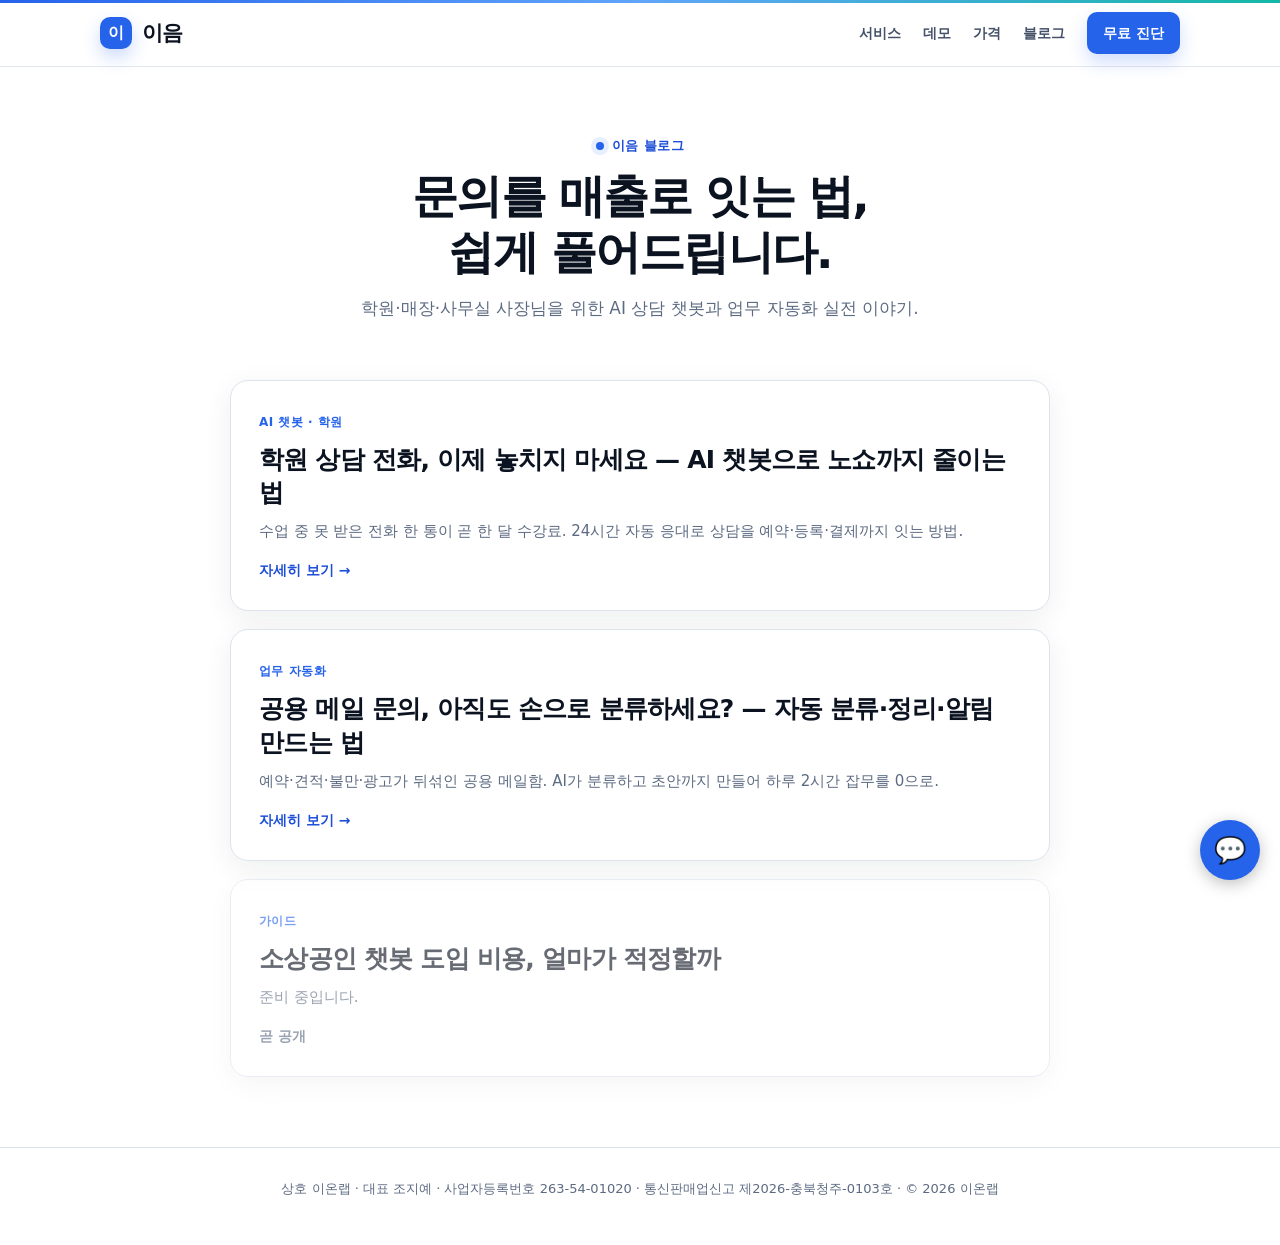
<file: blog/index.html>
<!doctype html>
<html lang="ko">
<head>
<meta charset="utf-8">
<meta name="viewport" content="width=device-width, initial-scale=1">
<meta name="theme-color" content="#ffffff">
<title>이음 블로그 — 소상공인을 위한 AI 상담·자동화 이야기</title>
<meta name="description" content="학원·매장·사무실 사장님을 위한 AI 상담 챗봇과 업무 자동화 실전 팁. 문의를 매출로 잇는 방법을 쉽게 풀어드립니다.">
<link rel="stylesheet" href="./blog.css">
</head>
<body>
<header class="site-header">
  <div class="wrap wide">
    <nav class="nav" aria-label="주요 메뉴">
      <a class="logo" href="../"><span class="logo-mark" aria-hidden="true">이</span><span>이음</span></a>
      <div class="nav-links">
        <a href="../#services">서비스</a>
        <a href="../#demo">데모</a>
        <a href="../#pricing">가격</a>
        <a href="./">블로그</a>
        <a class="btn" href="../#contact">무료 진단</a>
      </div>
    </nav>
  </div>
</header>

<main>
  <section class="blog-hero">
    <div class="wrap">
      <span class="eyebrow">이음 블로그</span>
      <h1>문의를 매출로 잇는 법,<br>쉽게 풀어드립니다.</h1>
      <p>학원·매장·사무실 사장님을 위한 AI 상담 챗봇과 업무 자동화 실전 이야기.</p>
    </div>
  </section>

  <div class="wrap">
    <div class="post-list">
      <a class="post-card" href="./hagwon-chatbot.html">
        <span class="cat">AI 챗봇 · 학원</span>
        <h2>학원 상담 전화, 이제 놓치지 마세요 — AI 챗봇으로 노쇼까지 줄이는 법</h2>
        <p>수업 중 못 받은 전화 한 통이 곧 한 달 수강료. 24시간 자동 응대로 상담을 예약·등록·결제까지 잇는 방법.</p>
        <span class="more">자세히 보기 →</span>
      </a>
      <a class="post-card" href="./mail-automation.html">
        <span class="cat">업무 자동화</span>
        <h2>공용 메일 문의, 아직도 손으로 분류하세요? — 자동 분류·정리·알림 만드는 법</h2>
        <p>예약·견적·불만·광고가 뒤섞인 공용 메일함. AI가 분류하고 초안까지 만들어 하루 2시간 잡무를 0으로.</p>
        <span class="more">자세히 보기 →</span>
      </a>
      <div class="post-card soon">
        <span class="cat">가이드</span>
        <h2>소상공인 챗봇 도입 비용, 얼마가 적정할까</h2>
        <p>준비 중입니다.</p>
        <span class="more">곧 공개</span>
      </div>
    </div>
  </div>
</main>

<footer>
  <div class="wrap">상호 이온랩 · 대표 조지예 · 사업자등록번호 263-54-01020 · 통신판매업신고 제2026-충북청주-0103호 · © 2026 이온랩</div>
</footer>

<script src="../chat-widget.js" data-tenant="academy" data-api="https://eum-chatbot-api.onrender.com/api" data-color="#2563eb"></script>
</body>
</html>
</file>
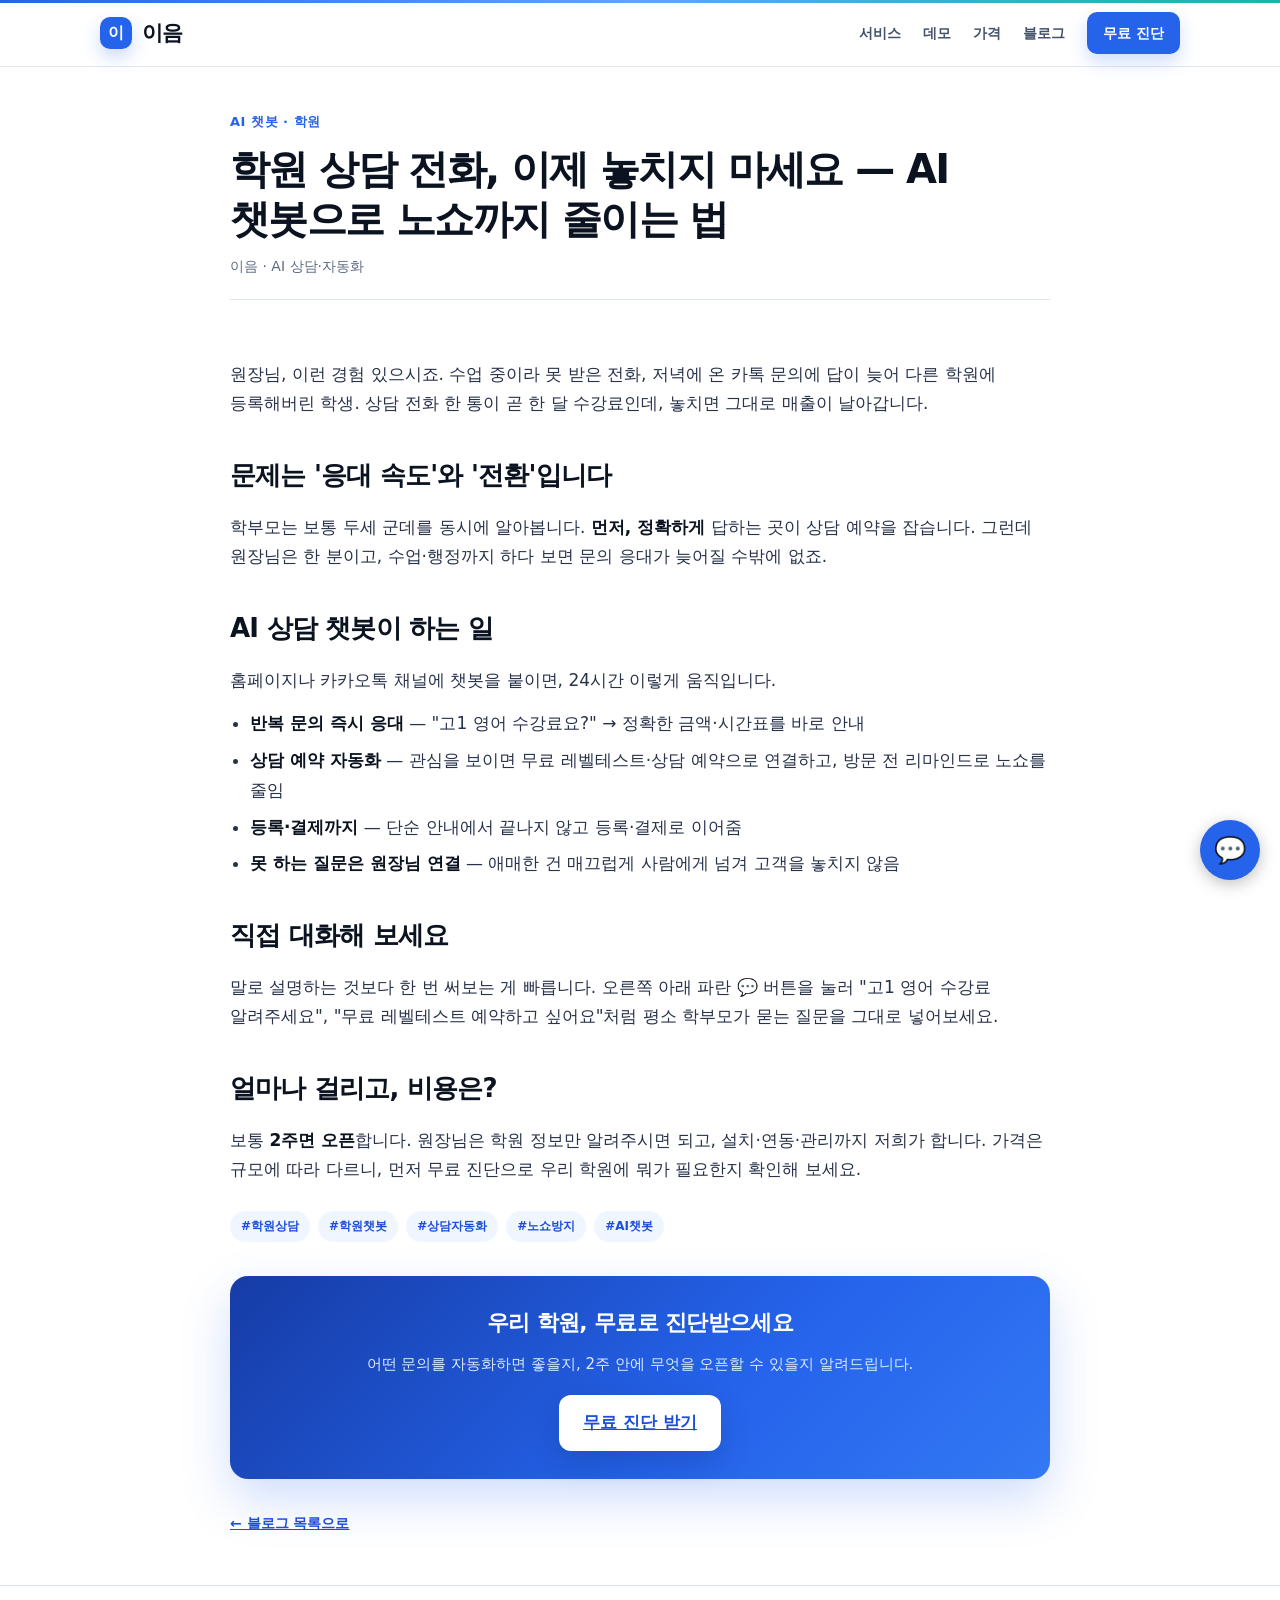
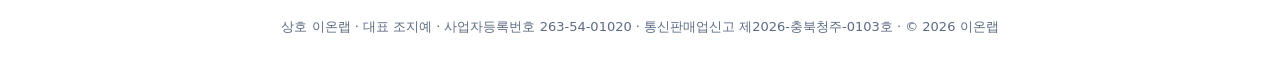
<file: blog/hagwon-chatbot.html>
<!doctype html>
<html lang="ko">
<head>
<meta charset="utf-8">
<meta name="viewport" content="width=device-width, initial-scale=1">
<meta name="theme-color" content="#ffffff">
<title>학원 상담 전화, 이제 놓치지 마세요 — AI 챗봇으로 노쇼까지 줄이는 법 | 이음 블로그</title>
<meta name="description" content="수업 중 못 받은 전화 한 통이 곧 한 달 수강료. AI 상담 챗봇으로 24시간 응대하고 상담을 예약·등록·결제까지 잇는 방법을 소개합니다.">
<link rel="stylesheet" href="./blog.css">
</head>
<body>
<header class="site-header">
  <div class="wrap wide">
    <nav class="nav" aria-label="주요 메뉴">
      <a class="logo" href="../"><span class="logo-mark" aria-hidden="true">이</span><span>이음</span></a>
      <div class="nav-links">
        <a href="../#services">서비스</a>
        <a href="../#demo">데모</a>
        <a href="../#pricing">가격</a>
        <a href="./">블로그</a>
        <a class="btn" href="../#contact">무료 진단</a>
      </div>
    </nav>
  </div>
</header>

<main>
  <article class="wrap">
    <div class="article">
      <span class="cat">AI 챗봇 · 학원</span>
      <h1>학원 상담 전화, 이제 놓치지 마세요 — AI 챗봇으로 노쇼까지 줄이는 법</h1>
      <div class="meta">이음 · AI 상담·자동화</div>
    </div>

    <div class="article-body">
      <p>원장님, 이런 경험 있으시죠. 수업 중이라 못 받은 전화, 저녁에 온 카톡 문의에 답이 늦어 다른 학원에 등록해버린 학생. 상담 전화 한 통이 곧 한 달 수강료인데, 놓치면 그대로 매출이 날아갑니다.</p>

      <h2>문제는 '응대 속도'와 '전환'입니다</h2>
      <p>학부모는 보통 두세 군데를 동시에 알아봅니다. <strong>먼저, 정확하게</strong> 답하는 곳이 상담 예약을 잡습니다. 그런데 원장님은 한 분이고, 수업·행정까지 하다 보면 문의 응대가 늦어질 수밖에 없죠.</p>

      <h2>AI 상담 챗봇이 하는 일</h2>
      <p>홈페이지나 카카오톡 채널에 챗봇을 붙이면, 24시간 이렇게 움직입니다.</p>
      <ul>
        <li><strong>반복 문의 즉시 응대</strong> — "고1 영어 수강료요?" → 정확한 금액·시간표를 바로 안내</li>
        <li><strong>상담 예약 자동화</strong> — 관심을 보이면 무료 레벨테스트·상담 예약으로 연결하고, 방문 전 리마인드로 노쇼를 줄임</li>
        <li><strong>등록·결제까지</strong> — 단순 안내에서 끝나지 않고 등록·결제로 이어줌</li>
        <li><strong>못 하는 질문은 원장님 연결</strong> — 애매한 건 매끄럽게 사람에게 넘겨 고객을 놓치지 않음</li>
      </ul>

      <h2>직접 대화해 보세요</h2>
      <p>말로 설명하는 것보다 한 번 써보는 게 빠릅니다. 오른쪽 아래 파란 💬 버튼을 눌러 "고1 영어 수강료 알려주세요", "무료 레벨테스트 예약하고 싶어요"처럼 평소 학부모가 묻는 질문을 그대로 넣어보세요.</p>

      <h2>얼마나 걸리고, 비용은?</h2>
      <p>보통 <strong>2주면 오픈</strong>합니다. 원장님은 학원 정보만 알려주시면 되고, 설치·연동·관리까지 저희가 합니다. 가격은 규모에 따라 다르니, 먼저 무료 진단으로 우리 학원에 뭐가 필요한지 확인해 보세요.</p>

      <div class="tags">
        <span>#학원상담</span><span>#학원챗봇</span><span>#상담자동화</span><span>#노쇼방지</span><span>#AI챗봇</span>
      </div>

      <div class="cta-box">
        <h3>우리 학원, 무료로 진단받으세요</h3>
        <p>어떤 문의를 자동화하면 좋을지, 2주 안에 무엇을 오픈할 수 있을지 알려드립니다.</p>
        <a class="btn" href="../#contact">무료 진단 받기</a>
      </div>
      <a class="backlink" href="./">← 블로그 목록으로</a>
    </div>
  </article>
</main>

<footer>
  <div class="wrap">상호 이온랩 · 대표 조지예 · 사업자등록번호 263-54-01020 · 통신판매업신고 제2026-충북청주-0103호 · © 2026 이온랩</div>
</footer>

<script src="../chat-widget.js" data-tenant="academy" data-api="https://eum-chatbot-api.onrender.com/api" data-color="#2563eb"></script>
</body>
</html>
</file>
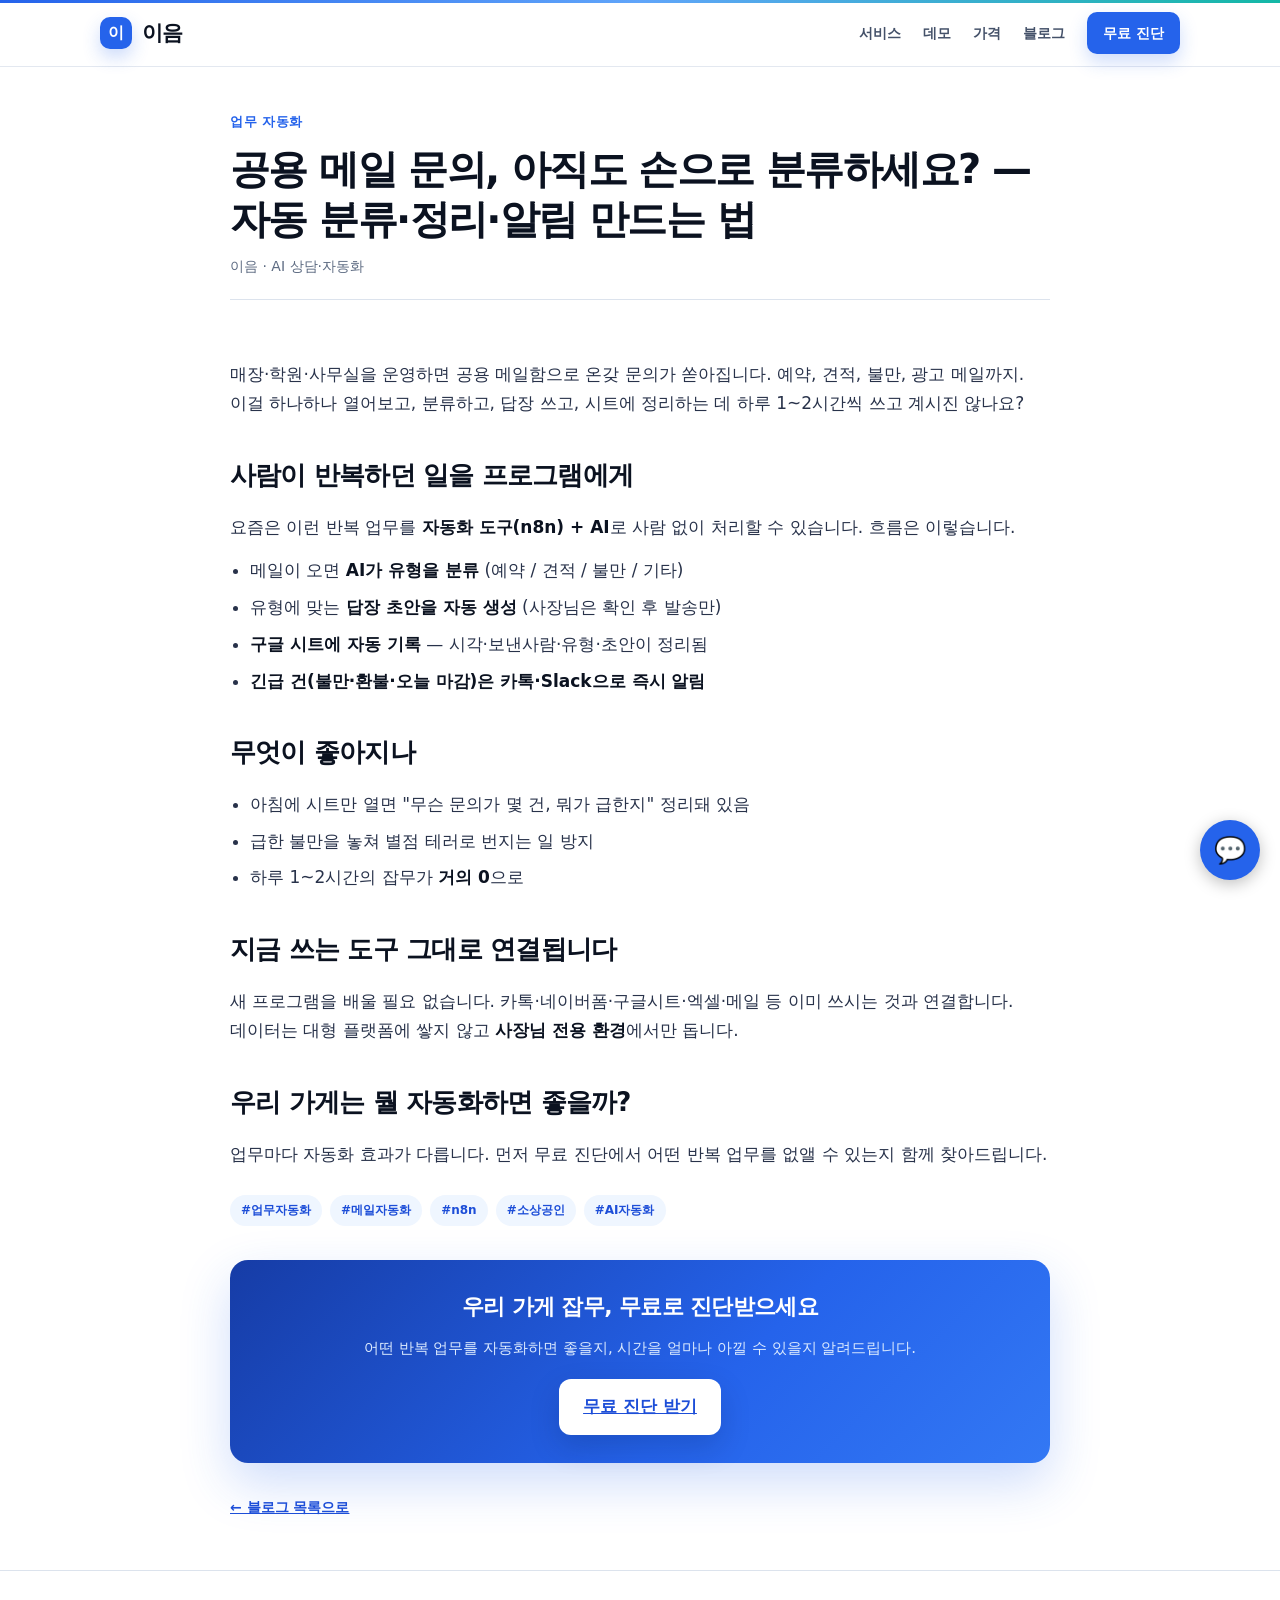
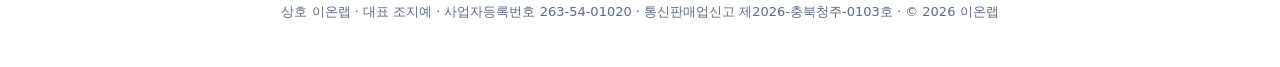
<file: blog/mail-automation.html>
<!doctype html>
<html lang="ko">
<head>
<meta charset="utf-8">
<meta name="viewport" content="width=device-width, initial-scale=1">
<meta name="theme-color" content="#ffffff">
<title>공용 메일 문의, 아직도 손으로 분류하세요? — 자동 분류·정리·알림 만드는 법 | 이음 블로그</title>
<meta name="description" content="예약·견적·불만이 뒤섞인 공용 메일함. n8n과 AI로 문의를 자동 분류하고 답장 초안까지 만들어 하루 2시간 잡무를 0으로 만드는 방법.">
<link rel="stylesheet" href="./blog.css">
</head>
<body>
<header class="site-header">
  <div class="wrap wide">
    <nav class="nav" aria-label="주요 메뉴">
      <a class="logo" href="../"><span class="logo-mark" aria-hidden="true">이</span><span>이음</span></a>
      <div class="nav-links">
        <a href="../#services">서비스</a>
        <a href="../#demo">데모</a>
        <a href="../#pricing">가격</a>
        <a href="./">블로그</a>
        <a class="btn" href="../#contact">무료 진단</a>
      </div>
    </nav>
  </div>
</header>

<main>
  <article class="wrap">
    <div class="article">
      <span class="cat">업무 자동화</span>
      <h1>공용 메일 문의, 아직도 손으로 분류하세요? — 자동 분류·정리·알림 만드는 법</h1>
      <div class="meta">이음 · AI 상담·자동화</div>
    </div>

    <div class="article-body">
      <p>매장·학원·사무실을 운영하면 공용 메일함으로 온갖 문의가 쏟아집니다. 예약, 견적, 불만, 광고 메일까지. 이걸 하나하나 열어보고, 분류하고, 답장 쓰고, 시트에 정리하는 데 하루 1~2시간씩 쓰고 계시진 않나요?</p>

      <h2>사람이 반복하던 일을 프로그램에게</h2>
      <p>요즘은 이런 반복 업무를 <strong>자동화 도구(n8n) + AI</strong>로 사람 없이 처리할 수 있습니다. 흐름은 이렇습니다.</p>
      <ul>
        <li>메일이 오면 <strong>AI가 유형을 분류</strong> (예약 / 견적 / 불만 / 기타)</li>
        <li>유형에 맞는 <strong>답장 초안을 자동 생성</strong> (사장님은 확인 후 발송만)</li>
        <li><strong>구글 시트에 자동 기록</strong> — 시각·보낸사람·유형·초안이 정리됨</li>
        <li><strong>긴급 건(불만·환불·오늘 마감)은 카톡·Slack으로 즉시 알림</strong></li>
      </ul>

      <h2>무엇이 좋아지나</h2>
      <ul>
        <li>아침에 시트만 열면 "무슨 문의가 몇 건, 뭐가 급한지" 정리돼 있음</li>
        <li>급한 불만을 놓쳐 별점 테러로 번지는 일 방지</li>
        <li>하루 1~2시간의 잡무가 <strong>거의 0</strong>으로</li>
      </ul>

      <h2>지금 쓰는 도구 그대로 연결됩니다</h2>
      <p>새 프로그램을 배울 필요 없습니다. 카톡·네이버폼·구글시트·엑셀·메일 등 이미 쓰시는 것과 연결합니다. 데이터는 대형 플랫폼에 쌓지 않고 <strong>사장님 전용 환경</strong>에서만 돕니다.</p>

      <h2>우리 가게는 뭘 자동화하면 좋을까?</h2>
      <p>업무마다 자동화 효과가 다릅니다. 먼저 무료 진단에서 어떤 반복 업무를 없앨 수 있는지 함께 찾아드립니다.</p>

      <div class="tags">
        <span>#업무자동화</span><span>#메일자동화</span><span>#n8n</span><span>#소상공인</span><span>#AI자동화</span>
      </div>

      <div class="cta-box">
        <h3>우리 가게 잡무, 무료로 진단받으세요</h3>
        <p>어떤 반복 업무를 자동화하면 좋을지, 시간을 얼마나 아낄 수 있을지 알려드립니다.</p>
        <a class="btn" href="../#contact">무료 진단 받기</a>
      </div>
      <a class="backlink" href="./">← 블로그 목록으로</a>
    </div>
  </article>
</main>

<footer>
  <div class="wrap">상호 이온랩 · 대표 조지예 · 사업자등록번호 263-54-01020 · 통신판매업신고 제2026-충북청주-0103호 · © 2026 이온랩</div>
</footer>

<script src="../chat-widget.js" data-tenant="academy" data-api="https://eum-chatbot-api.onrender.com/api" data-color="#2563eb"></script>
</body>
</html>
</file>
<file: blog/blog.css>
:root{
  --blue:#2563eb;--blue-dark:#1d4ed8;--blue-soft:#eff6ff;--navy:#0b1220;
  --ink:#172033;--muted:#5d6b82;--line:#dce3ed;--surface:#fff;--soft:#f6f8fb;--mint:#0f766e;
  --shadow-sm:0 8px 30px rgba(15,23,42,.07);--shadow-lg:0 24px 60px rgba(15,23,42,.12);
}
*,*::before,*::after{box-sizing:border-box}
html{scroll-behavior:smooth}
body{margin:0;color:var(--ink);background:var(--surface);
  font-family:Pretendard,"Apple SD Gothic Neo","Noto Sans KR",system-ui,-apple-system,sans-serif;
  font-size:16px;line-height:1.75;word-break:keep-all;-webkit-font-smoothing:antialiased}
body::before{content:"";position:fixed;inset:0 0 auto;height:3px;z-index:100;
  background:linear-gradient(90deg,var(--blue),#60a5fa,#14b8a6)}
a{color:inherit;text-decoration:none}
strong{color:var(--navy)}
.wrap{width:min(820px,calc(100% - 40px));margin-inline:auto}
.wrap.wide{width:min(1080px,calc(100% - 40px))}

/* header */
.site-header{position:sticky;top:0;z-index:50;border-bottom:1px solid rgba(220,227,237,.8);
  background:rgba(255,255,255,.9);backdrop-filter:blur(16px)}
.nav{display:flex;min-height:66px;align-items:center;justify-content:space-between;gap:20px}
.logo{display:inline-flex;align-items:center;gap:10px;color:var(--navy);font-size:21px;font-weight:900;letter-spacing:-.04em}
.logo-mark{display:grid;width:32px;height:32px;place-items:center;border-radius:10px;color:#fff;background:var(--blue);
  box-shadow:0 8px 18px rgba(37,99,235,.24);font-size:16px}
.nav-links{display:flex;align-items:center;gap:22px;font-size:14px;font-weight:700;color:#445169}
.nav-links a:hover{color:var(--blue)}
.nav .btn{color:#fff;background:var(--blue);padding:9px 16px;border-radius:10px;box-shadow:0 8px 18px rgba(37,99,235,.22)}
@media(max-width:640px){.nav-links a:not(.btn){display:none}}

/* blog index */
.blog-hero{padding:64px 0 20px;text-align:center}
.eyebrow{display:inline-flex;align-items:center;gap:8px;margin-bottom:12px;color:var(--blue-dark);font-size:13px;font-weight:800;letter-spacing:.04em}
.eyebrow::before{content:"";width:8px;height:8px;border-radius:50%;background:var(--blue);box-shadow:0 0 0 5px rgba(37,99,235,.11)}
.blog-hero h1{margin:0;color:var(--navy);font-size:clamp(32px,5vw,46px);letter-spacing:-.04em;line-height:1.2}
.blog-hero p{margin:14px auto 0;max-width:560px;color:var(--muted);font-size:17px}
.post-list{display:grid;gap:18px;padding:36px 0 30px}
.post-card{display:block;padding:26px 28px;border:1px solid var(--line);border-radius:18px;background:#fff;
  box-shadow:var(--shadow-sm);transition:transform .2s ease,box-shadow .2s ease}
.post-card:hover{transform:translateY(-4px);box-shadow:var(--shadow-lg)}
.post-card .cat{color:var(--blue);font-size:12px;font-weight:800;letter-spacing:.04em}
.post-card h2{margin:8px 0 8px;color:var(--navy);font-size:clamp(20px,2.6vw,25px);letter-spacing:-.03em;line-height:1.35}
.post-card p{margin:0;color:var(--muted);font-size:15px}
.post-card .more{display:inline-block;margin-top:14px;color:var(--blue-dark);font-weight:800;font-size:14px}
.soon{opacity:.62;pointer-events:none}
.soon .more{color:var(--muted)}

/* article */
.article{padding:40px 0 20px}
.article .cat{color:var(--blue);font-size:13px;font-weight:800;letter-spacing:.04em}
.article h1{margin:10px 0 10px;color:var(--navy);font-size:clamp(28px,4.4vw,40px);letter-spacing:-.04em;line-height:1.24}
.article .meta{color:var(--muted);font-size:14px;border-bottom:1px solid var(--line);padding-bottom:20px}
.article-body{padding:26px 0 8px;font-size:17px;color:#28324a}
.article-body h2{margin:34px 0 10px;color:var(--navy);font-size:clamp(21px,2.8vw,26px);letter-spacing:-.03em}
.article-body p{margin:14px 0}
.article-body ul{margin:14px 0;padding-left:20px}
.article-body li{margin:7px 0}
.article-body a{color:var(--blue-dark);text-decoration:underline;font-weight:700}
.tags{display:flex;flex-wrap:wrap;gap:8px;margin:26px 0 6px}
.tags span{padding:5px 11px;border-radius:99px;background:var(--blue-soft);color:var(--blue-dark);font-size:12px;font-weight:700}
.cta-box{margin:34px 0 10px;padding:28px;border-radius:18px;color:#fff;text-align:center;
  background:linear-gradient(135deg,#163ca6,var(--blue) 60%,#3378f4);box-shadow:0 20px 50px rgba(37,99,235,.22)}
.cta-box h3{margin:0 0 8px;font-size:22px;letter-spacing:-.03em}
.cta-box p{margin:0 0 18px;color:#dbeafe;font-size:15px}
.cta-box .btn{display:inline-block;color:var(--blue-dark);background:#fff;padding:13px 24px;border-radius:12px;font-weight:800;box-shadow:0 12px 30px rgba(7,23,63,.18)}
.backlink{display:inline-block;margin:22px 0 0;color:var(--muted);font-weight:700;font-size:14px}

footer{margin-top:40px;padding:30px 0 44px;border-top:1px solid var(--line);color:var(--muted);font-size:13px;text-align:center}
</file>
